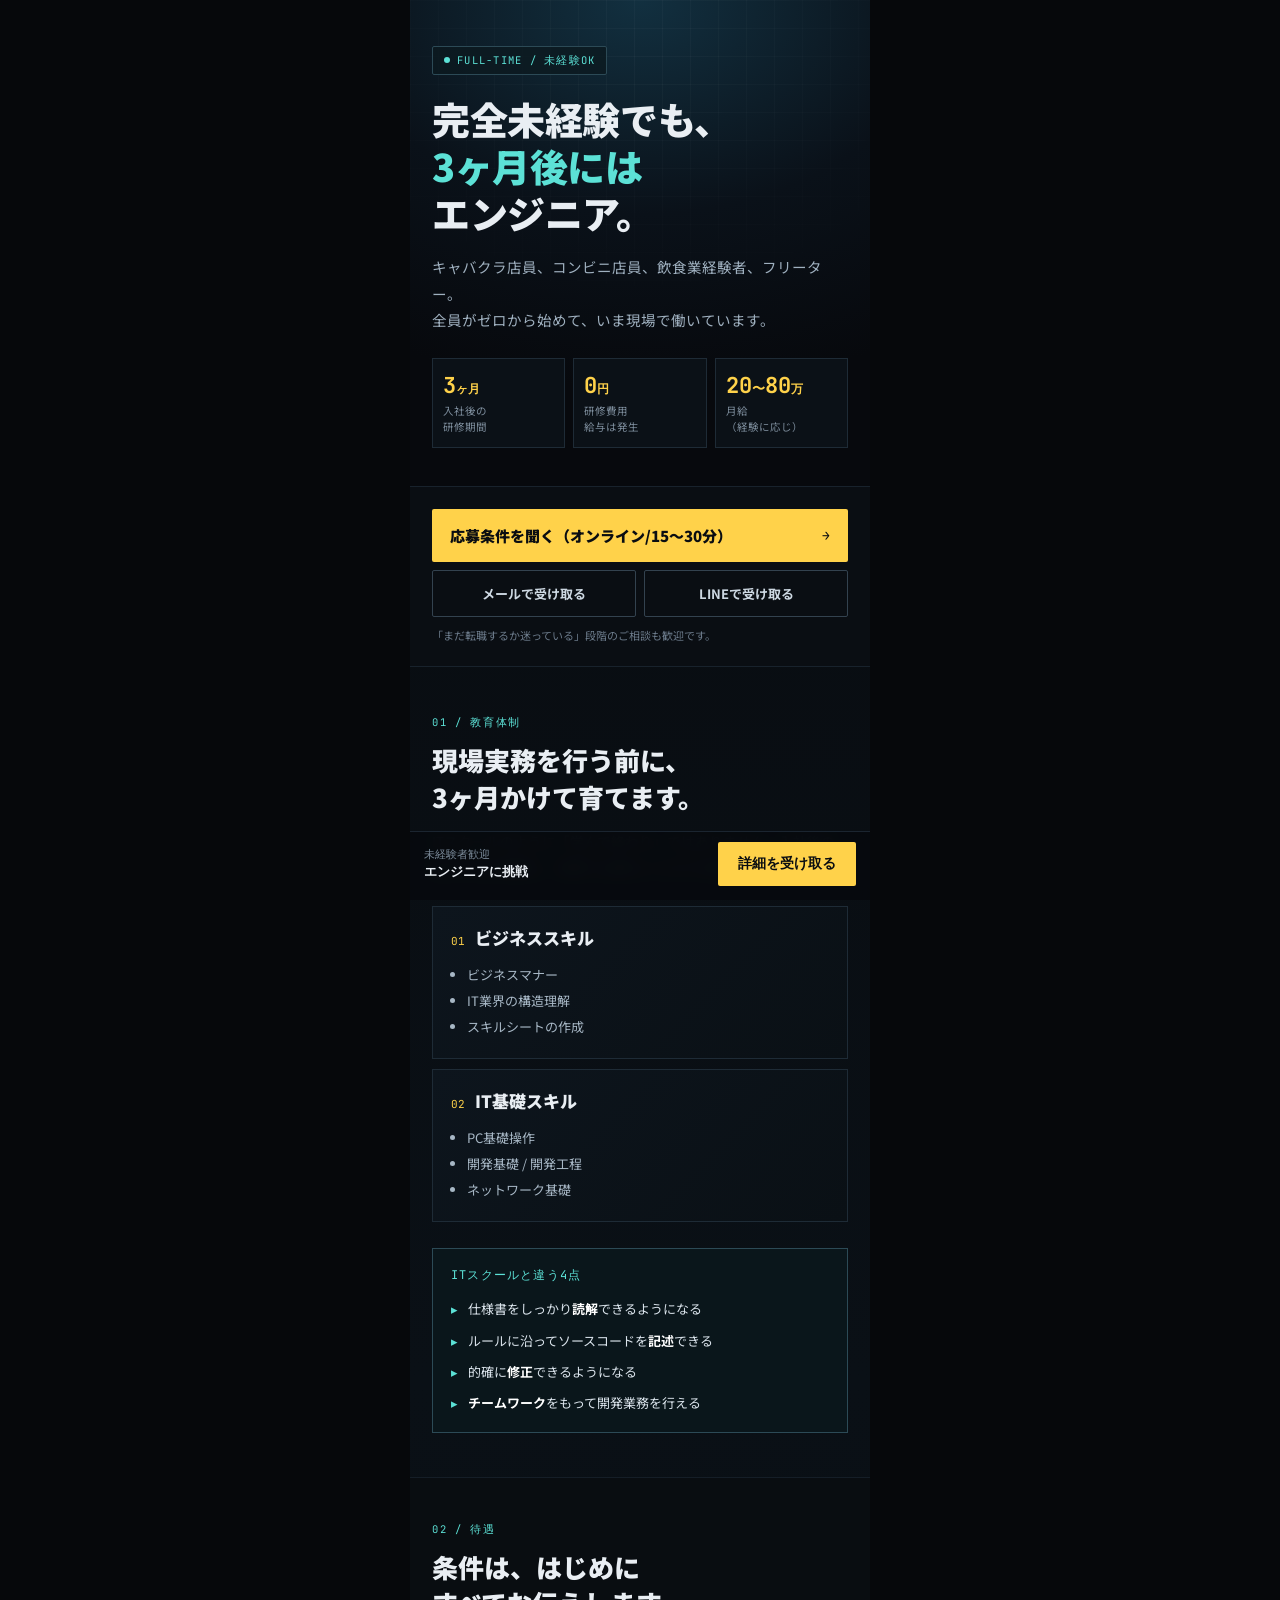
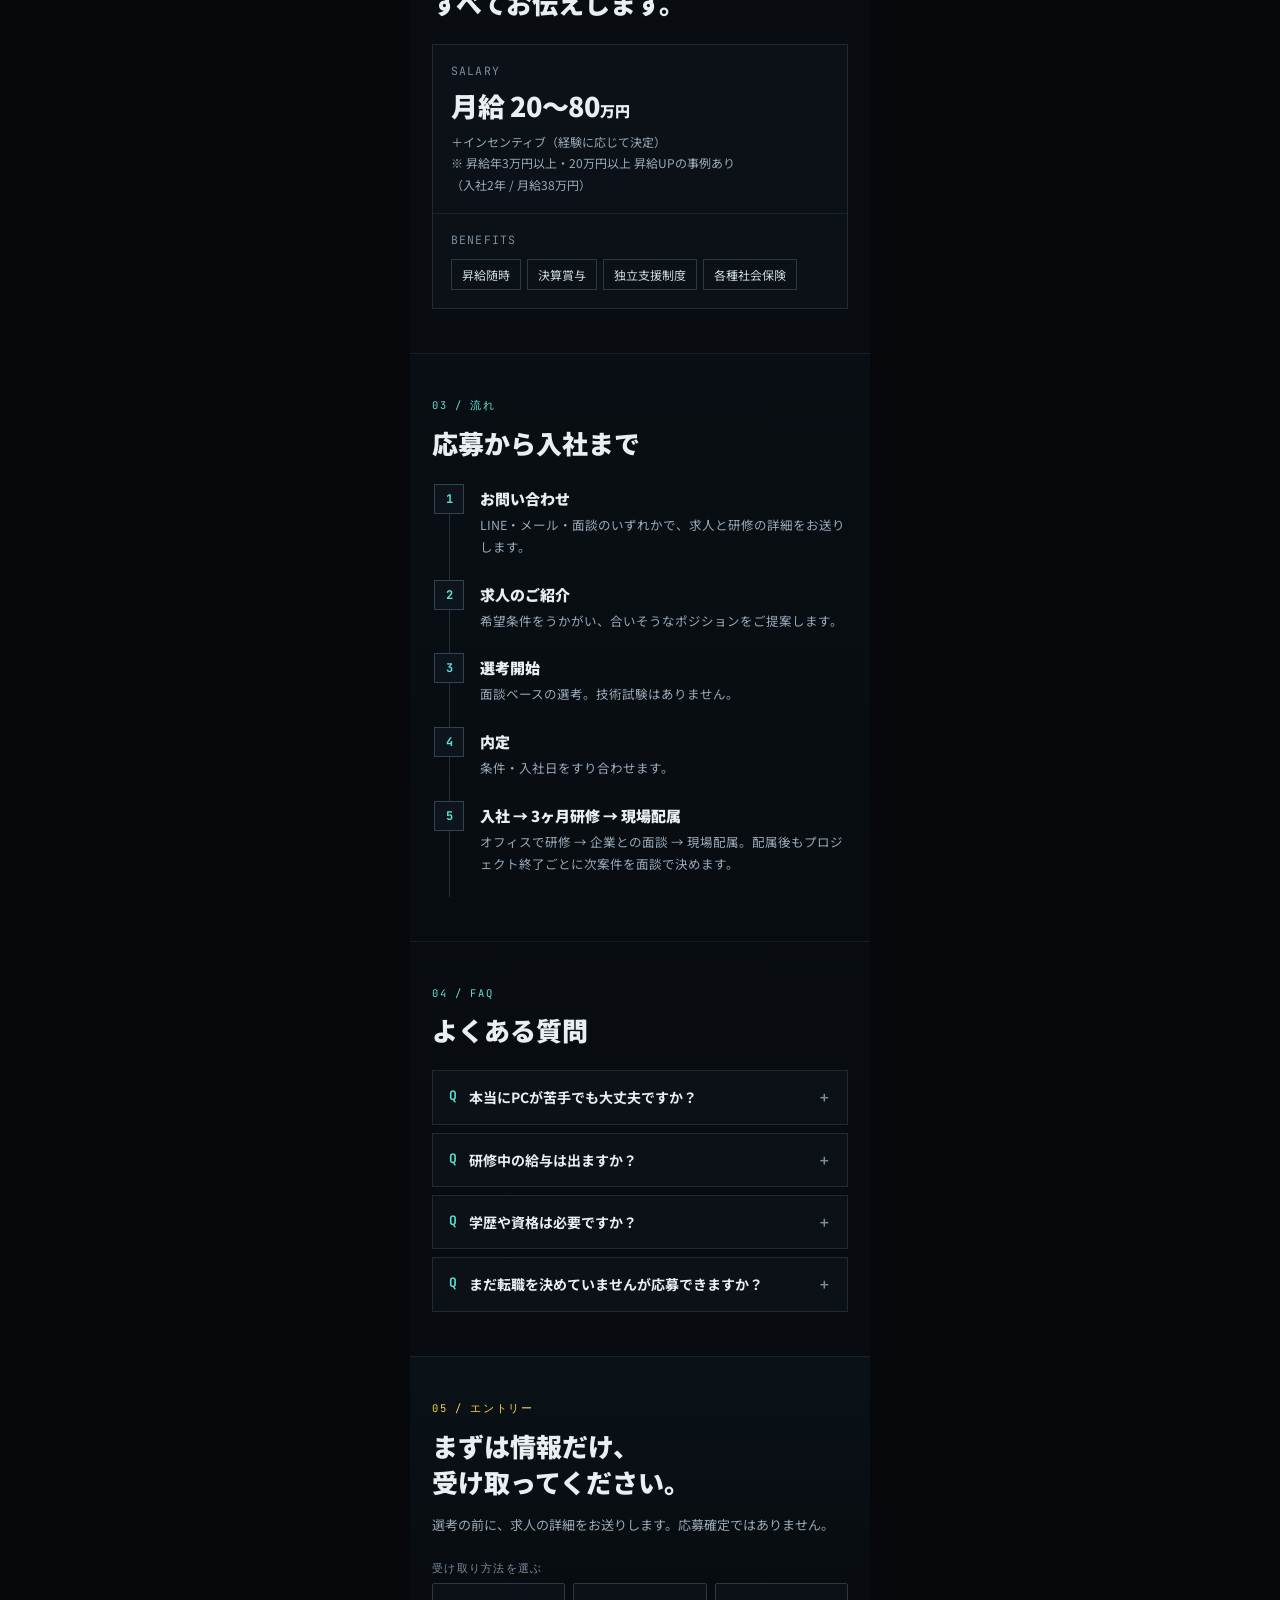
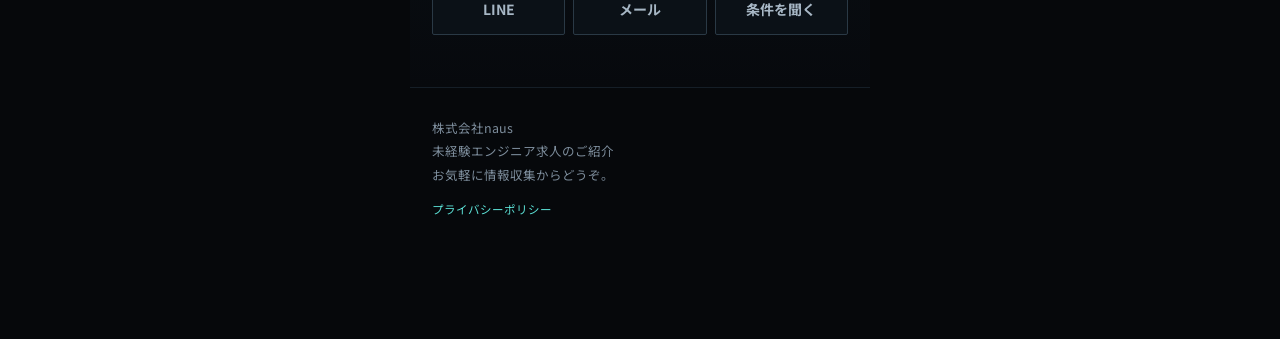
<file: index.html>
<!DOCTYPE html>
<html lang="ja">
<head>
<meta charset="utf-8" />
<!-- Google Tag Manager -->
<script>(function(w,d,s,l,i){w[l]=w[l]||[];w[l].push({'gtm.start':
new Date().getTime(),event:'gtm.js'});var f=d.getElementsByTagName(s)[0],
j=d.createElement(s),dl=l!='dataLayer'?'&l='+l:'';j.async=true;j.src=
'https://www.googletagmanager.com/gtm.js?id='+i+dl;f.parentNode.insertBefore(j,f);
})(window,document,'script','dataLayer','GTM-PGXVPQSF');</script>
<!-- End Google Tag Manager -->
<meta name="viewport" content="width=device-width, initial-scale=1" />
<title>未経験エンジニア求人｜株式会社naus</title>
<meta name="description" content="完全未経験でも、3ヶ月後にはエンジニア。全員がゼロから始めて、いま現場で働いています。" />
<link rel="preconnect" href="https://fonts.googleapis.com" />
<link rel="preconnect" href="https://fonts.gstatic.com" crossorigin="" />
<link href="https://fonts.googleapis.com/css2?family=Noto+Sans+JP:wght@400;500;700;900&family=JetBrains+Mono:wght@500;700&display=swap" rel="stylesheet" />
<link rel="stylesheet" href="/assets/booking/booking.css" />
<script src="/assets/booking/booking.js" defer></script>
<style>
  html, body { margin: 0; padding: 0; background: #06080b; }
  * { box-sizing: border-box; -webkit-tap-highlight-color: transparent; }
  a { color: #5ce1d6; text-decoration: none; }
  a:hover { color: #8af0e8; }
  input, button, textarea { font-family: inherit; }
  .fv-cta-sub { display: inline-block; }
  @media (max-width: 383.98px) { .fv-cta-sub { display: block; font-size: 12px; margin-top: 2px; } }
  @keyframes scanline { 0% { transform: translateY(-100%); } 100% { transform: translateY(400%); } }
  @keyframes pulseDot { 0%, 100% { opacity: 1; } 50% { opacity: 0.25; } }
  @keyframes sheetUp { from { transform: translateY(100%); } to { transform: translateY(0); } }
  .inp:focus { border-color: #5ce1d6; }
  [hidden] { display: none !important; }
</style>
</head>
<body>
<!-- Google Tag Manager (noscript) -->
<noscript><iframe src="https://www.googletagmanager.com/ns.html?id=GTM-PGXVPQSF"
height="0" width="0" style="display:none;visibility:hidden"></iframe></noscript>
<!-- End Google Tag Manager (noscript) -->
<div style="background: #06080b; color: #e9eef3; font-family: 'Noto Sans JP', sans-serif; min-height: 100vh; display: flex; justify-content: center; padding: 0 0 88px;">
<div style="width: 100%; max-width: 460px; position: relative; overflow: hidden; background: linear-gradient(180deg, #080b0f 0%, #0a1016 40%, #070a0e 100%);">

  <!-- ===== FV ===== -->
  <section style="position: relative; padding: 44px 22px 38px; background: radial-gradient(120% 80% at 50% 0%, #123040 0%, #0a1119 55%, #07090d 100%); overflow: hidden;">
    <div style="position: absolute; inset: 0; background-image: linear-gradient(#ffffff08 1px, transparent 1px), linear-gradient(90deg, #ffffff08 1px, transparent 1px); background-size: 28px 28px; mask-image: radial-gradient(80% 60% at 50% 10%, #000 0%, transparent 100%); -webkit-mask-image: radial-gradient(80% 60% at 50% 10%, #000 0%, transparent 100%);"></div>
    <div style="position: relative;">
      <div style="display: inline-flex; align-items: center; gap: 7px; border: 1px solid #2c4a56; background: #0c1a20cc; padding: 6px 11px; border-radius: 2px; font-family: 'JetBrains Mono', monospace; font-size: 10.5px; letter-spacing: 0.12em; color: #5ce1d6;">
        <span style="width: 6px; height: 6px; background: #5ce1d6; border-radius: 50%; animation: pulseDot 1.8s infinite;"></span>
        FULL-TIME / 未経験OK
      </div>
      <h1 style="margin: 20px 0 0; font-size: 38px; line-height: 1.24; font-weight: 900; letter-spacing: -0.01em; text-wrap: pretty;">
        完全未経験でも、<br />
        <span style="color: #5ce1d6;">3ヶ月後には</span><br />エンジニア。
      </h1>
      <p style="margin: 18px 0 0; font-size: 14.5px; line-height: 1.85; color: #9fb0bf;">
        キャバクラ店員、コンビニ店員、飲食業経験者、フリーター。<br />
        全員がゼロから始めて、いま現場で働いています。
      </p>
      <div style="display: flex; gap: 8px; margin: 24px 0 0;">
        <div style="flex: 1; border: 1px solid #1e2b36; background: #0b1117; padding: 12px 10px;">
          <div style="font-family: 'JetBrains Mono', monospace; font-size: 22px; font-weight: 700; color: #ffd24a;">3<span style="font-size: 12px;">ヶ月</span></div>
          <div style="font-size: 10.5px; color: #7d8d9c; margin-top: 3px; line-height: 1.5;">入社後の<br />研修期間</div>
        </div>
        <div style="flex: 1; border: 1px solid #1e2b36; background: #0b1117; padding: 12px 10px;">
          <div style="font-family: 'JetBrains Mono', monospace; font-size: 22px; font-weight: 700; color: #ffd24a;">0<span style="font-size: 12px;">円</span></div>
          <div style="font-size: 10.5px; color: #7d8d9c; margin-top: 3px; line-height: 1.5;">研修費用<br />給与は発生</div>
        </div>
        <div style="flex: 1; border: 1px solid #1e2b36; background: #0b1117; padding: 12px 10px;">
          <div style="font-family: 'JetBrains Mono', monospace; font-size: 22px; font-weight: 700; color: #ffd24a;">20<span style="font-size: 13px;">〜</span>80<span style="font-size: 12px;">万</span></div>
          <div style="font-size: 10.5px; color: #7d8d9c; margin-top: 3px; line-height: 1.5;">月給<br />（経験に応じ）</div>
        </div>
      </div>
    </div>
  </section>

  <!-- ===== FV直下CTA ===== -->
  <div style="display: grid; gap: 8px; padding: 22px; background: #0a0e13; border-top: 1px solid #18222c; border-bottom: 1px solid #18222c;">
    <a href="https://calendar.app.google/QHcVtt3HSc3vjNwj9" target="_blank" rel="noopener" data-cta-location="fv" style="display: flex; align-items: center; justify-content: space-between; width: 100%; border: 0; background: #ffd24a; color: #0a0d11; font-weight: 900; font-size: 15px; padding: 16px 18px; border-radius: 2px; cursor: pointer;">
      <span class="fv-cta-label">応募条件を聞く<span class="fv-cta-sub">（オンライン/15〜30分）</span></span>
      <span style="font-family: 'JetBrains Mono', monospace; font-size: 13px;">→</span>
    </a>
    <div style="display: flex; gap: 8px;">
      <a href="#form" id="open-mail-top" style="flex: 1; display: flex; align-items: center; justify-content: center; border: 1px solid #33424f; color: #cdd8e2; font-weight: 700; font-size: 13px; padding: 13px 10px; border-radius: 2px;">メールで受け取る</a>
      <button type="button" data-open-line style="flex: 1; display: flex; align-items: center; justify-content: center; border: 1px solid #33424f; background: transparent; color: #cdd8e2; font-weight: 700; font-size: 13px; padding: 13px 10px; border-radius: 2px; cursor: pointer;">LINEで受け取る</button>
    </div>
    <p style="margin: 2px 0 0; font-size: 11px; color: #6b7a8a; line-height: 1.6;">「まだ転職するか迷っている」段階のご相談も歓迎です。</p>
  </div>

  <!-- ===== 01 教育体制 ===== -->
  <section style="padding: 48px 22px 44px;">
    <div style="font-family: 'JetBrains Mono', monospace; font-size: 10.5px; letter-spacing: 0.16em; color: #5ce1d6;">01 / 教育体制</div>
    <h2 style="margin: 12px 0 0; font-size: 26px; line-height: 1.4; font-weight: 900;">現場実務を行う前に、<br />3ヶ月かけて育てます。</h2>
    <p style="margin: 14px 0 0; font-size: 13.5px; line-height: 1.9; color: #98a9b8;">ITスクールのように「学んで終わり」ではありません。入社後の給与が出る期間に、実務で必要なことだけを教えます。</p>

    <div style="display: grid; gap: 10px; margin: 26px 0 0;">
      <div style="border: 1px solid #1e2b36; background: linear-gradient(135deg, #0d151d 0%, #0a1015 100%); padding: 18px;">
        <div style="display: flex; align-items: baseline; gap: 10px;">
          <span style="font-family: 'JetBrains Mono', monospace; font-size: 11px; color: #ffd24a;">01</span>
          <h3 style="margin: 0; font-size: 17px; font-weight: 900;">ビジネススキル</h3>
        </div>
        <ul style="margin: 12px 0 0; padding: 0 0 0 16px; font-size: 13px; line-height: 2; color: #a7b7c5;">
          <li>ビジネスマナー</li>
          <li>IT業界の構造理解</li>
          <li>スキルシートの作成</li>
        </ul>
      </div>
      <div style="border: 1px solid #1e2b36; background: linear-gradient(135deg, #0d151d 0%, #0a1015 100%); padding: 18px;">
        <div style="display: flex; align-items: baseline; gap: 10px;">
          <span style="font-family: 'JetBrains Mono', monospace; font-size: 11px; color: #ffd24a;">02</span>
          <h3 style="margin: 0; font-size: 17px; font-weight: 900;">IT基礎スキル</h3>
        </div>
        <ul style="margin: 12px 0 0; padding: 0 0 0 16px; font-size: 13px; line-height: 2; color: #a7b7c5;">
          <li>PC基礎操作</li>
          <li>開発基礎 / 開発工程</li>
          <li>ネットワーク基礎</li>
        </ul>
      </div>
    </div>

    <div style="margin: 26px 0 0; border: 1px solid #2c4a56; background: #0a161b; padding: 18px;">
      <div style="font-size: 12px; font-family: 'JetBrains Mono', monospace; letter-spacing: 0.1em; color: #5ce1d6;">ITスクールと違う4点</div>
      <div style="display: grid; gap: 9px; margin: 14px 0 0;">
        <div style="display: flex; gap: 10px; font-size: 13px; line-height: 1.7; color: #dbe4ec;"><span style="color: #5ce1d6;">▸</span><span>仕様書をしっかり<strong style="color:#fff;">読解</strong>できるようになる</span></div>
        <div style="display: flex; gap: 10px; font-size: 13px; line-height: 1.7; color: #dbe4ec;"><span style="color: #5ce1d6;">▸</span><span>ルールに沿ってソースコードを<strong style="color:#fff;">記述</strong>できる</span></div>
        <div style="display: flex; gap: 10px; font-size: 13px; line-height: 1.7; color: #dbe4ec;"><span style="color: #5ce1d6;">▸</span><span>的確に<strong style="color:#fff;">修正</strong>できるようになる</span></div>
        <div style="display: flex; gap: 10px; font-size: 13px; line-height: 1.7; color: #dbe4ec;"><span style="color: #5ce1d6;">▸</span><span><strong style="color:#fff;">チームワーク</strong>をもって開発業務を行える</span></div>
      </div>
    </div>
  </section>

  <!-- ===== 02 待遇 ===== -->
  <section style="padding: 44px 22px; background: #090d11; border-top: 1px solid #151e27;">
    <div style="font-family: 'JetBrains Mono', monospace; font-size: 10.5px; letter-spacing: 0.16em; color: #5ce1d6;">02 / 待遇</div>
    <h2 style="margin: 12px 0 22px; font-size: 26px; line-height: 1.4; font-weight: 900;">条件は、はじめに<br />すべてお伝えします。</h2>
    <div style="border: 1px solid #1e2b36; background: #0b1117;">
      <div style="padding: 18px; border-bottom: 1px solid #1a242e;">
        <div style="font-size: 11.5px; font-family: 'JetBrains Mono', monospace; letter-spacing: 0.1em; color: #7d8d9c;">SALARY</div>
        <div style="margin: 8px 0 0; font-size: 27px; font-weight: 900; letter-spacing: -0.01em;">月給 20〜80<span style="font-size: 15px;">万円</span></div>
        <div style="margin: 6px 0 0; font-size: 12px; line-height: 1.8; color: #98a9b8;">＋インセンティブ（経験に応じて決定）<br />※ 昇給年3万円以上・20万円以上 昇給UPの事例あり<br />（入社2年 / 月給38万円）</div>
      </div>
      <div style="padding: 18px;">
        <div style="font-size: 11.5px; font-family: 'JetBrains Mono', monospace; letter-spacing: 0.1em; color: #7d8d9c;">BENEFITS</div>
        <div style="display: flex; flex-wrap: wrap; gap: 6px; margin: 12px 0 0;">
          <span style="border: 1px solid #2a3945; font-size: 12px; padding: 6px 10px; color: #cdd8e2;">昇給随時</span>
          <span style="border: 1px solid #2a3945; font-size: 12px; padding: 6px 10px; color: #cdd8e2;">決算賞与</span>
          <span style="border: 1px solid #2a3945; font-size: 12px; padding: 6px 10px; color: #cdd8e2;">独立支援制度</span>
          <span style="border: 1px solid #2a3945; font-size: 12px; padding: 6px 10px; color: #cdd8e2;">各種社会保険</span>
        </div>
      </div>
    </div>
  </section>

  <!-- ===== 03 流れ ===== -->
  <section style="padding: 44px 22px; border-top: 1px solid #151e27; border-bottom: 1px solid #151e27;">
    <div style="font-family: 'JetBrains Mono', monospace; font-size: 10.5px; letter-spacing: 0.16em; color: #5ce1d6;">03 / 流れ</div>
    <h2 style="margin: 12px 0 22px; font-size: 26px; line-height: 1.4; font-weight: 900;">応募から入社まで</h2>
    <div style="display: grid; gap: 0;">
      <div style="display: flex; gap: 14px;">
        <div style="flex: none; width: 34px; display: flex; flex-direction: column; align-items: center;">
          <div style="width: 30px; height: 30px; border: 1px solid #33424f; background: #0d141b; display: flex; align-items: center; justify-content: center; font-family: 'JetBrains Mono', monospace; font-size: 12px; font-weight: 700; color: #5ce1d6;">1</div>
          <div style="flex: 1; width: 1px; background: #23303c; min-height: 18px;"></div>
        </div>
        <div style="padding: 4px 0 22px;">
          <div style="font-size: 15px; font-weight: 900;">お問い合わせ</div>
          <div style="margin: 5px 0 0; font-size: 12.5px; line-height: 1.75; color: #98a9b8;">LINE・メール・面談のいずれかで、求人と研修の詳細をお送りします。</div>
        </div>
      </div>
      <div style="display: flex; gap: 14px;">
        <div style="flex: none; width: 34px; display: flex; flex-direction: column; align-items: center;">
          <div style="width: 30px; height: 30px; border: 1px solid #33424f; background: #0d141b; display: flex; align-items: center; justify-content: center; font-family: 'JetBrains Mono', monospace; font-size: 12px; font-weight: 700; color: #5ce1d6;">2</div>
          <div style="flex: 1; width: 1px; background: #23303c; min-height: 18px;"></div>
        </div>
        <div style="padding: 4px 0 22px;">
          <div style="font-size: 15px; font-weight: 900;">求人のご紹介</div>
          <div style="margin: 5px 0 0; font-size: 12.5px; line-height: 1.75; color: #98a9b8;">希望条件をうかがい、合いそうなポジションをご提案します。</div>
        </div>
      </div>
      <div style="display: flex; gap: 14px;">
        <div style="flex: none; width: 34px; display: flex; flex-direction: column; align-items: center;">
          <div style="width: 30px; height: 30px; border: 1px solid #33424f; background: #0d141b; display: flex; align-items: center; justify-content: center; font-family: 'JetBrains Mono', monospace; font-size: 12px; font-weight: 700; color: #5ce1d6;">3</div>
          <div style="flex: 1; width: 1px; background: #23303c; min-height: 18px;"></div>
        </div>
        <div style="padding: 4px 0 22px;">
          <div style="font-size: 15px; font-weight: 900;">選考開始</div>
          <div style="margin: 5px 0 0; font-size: 12.5px; line-height: 1.75; color: #98a9b8;">面談ベースの選考。技術試験はありません。</div>
        </div>
      </div>
      <div style="display: flex; gap: 14px;">
        <div style="flex: none; width: 34px; display: flex; flex-direction: column; align-items: center;">
          <div style="width: 30px; height: 30px; border: 1px solid #33424f; background: #0d141b; display: flex; align-items: center; justify-content: center; font-family: 'JetBrains Mono', monospace; font-size: 12px; font-weight: 700; color: #5ce1d6;">4</div>
          <div style="flex: 1; width: 1px; background: #23303c; min-height: 18px;"></div>
        </div>
        <div style="padding: 4px 0 22px;">
          <div style="font-size: 15px; font-weight: 900;">内定</div>
          <div style="margin: 5px 0 0; font-size: 12.5px; line-height: 1.75; color: #98a9b8;">条件・入社日をすり合わせます。</div>
        </div>
      </div>
      <div style="display: flex; gap: 14px;">
        <div style="flex: none; width: 34px; display: flex; flex-direction: column; align-items: center;">
          <div style="width: 30px; height: 30px; border: 1px solid #33424f; background: #0d141b; display: flex; align-items: center; justify-content: center; font-family: 'JetBrains Mono', monospace; font-size: 12px; font-weight: 700; color: #5ce1d6;">5</div>
          <div style="flex: 1; width: 1px; background: #23303c; min-height: 18px;"></div>
        </div>
        <div style="padding: 4px 0 22px;">
          <div style="font-size: 15px; font-weight: 900;">入社 → 3ヶ月研修 → 現場配属</div>
          <div style="margin: 5px 0 0; font-size: 12.5px; line-height: 1.75; color: #98a9b8;">オフィスで研修 → 企業との面談 → 現場配属。配属後もプロジェクト終了ごとに次案件を面談で決めます。</div>
        </div>
      </div>
    </div>
  </section>

  <!-- ===== 04 FAQ ===== -->
  <section style="padding: 44px 22px;">
    <div style="font-family: 'JetBrains Mono', monospace; font-size: 10.5px; letter-spacing: 0.16em; color: #5ce1d6;">04 / FAQ</div>
    <h2 style="margin: 12px 0 22px; font-size: 26px; line-height: 1.4; font-weight: 900;">よくある質問</h2>
    <div style="display: grid; gap: 8px;">
      <div data-faq style="border: 1px solid #1e2b36; background: #0b1117;">
        <button type="button" data-faq-toggle aria-expanded="false" style="width: 100%; display: flex; gap: 12px; align-items: flex-start; text-align: left; background: none; border: 0; padding: 15px 16px; color: #e9eef3; font-size: 14px; font-weight: 700; line-height: 1.6; cursor: pointer;">
          <span style="font-family: 'JetBrains Mono', monospace; color: #5ce1d6; font-size: 13px; flex: none;">Q</span>
          <span style="flex: 1;">本当にPCが苦手でも大丈夫ですか？</span>
          <span data-faq-mark style="font-family: 'JetBrains Mono', monospace; color: #7d8d9c; flex: none;">＋</span>
        </button>
        <div data-faq-body hidden style="margin: 0 16px 16px 44px; padding: 14px 0 0; border-top: 1px solid #16202a; font-size: 13px; line-height: 1.9; color: #a7b7c5;">大丈夫です。研修はPCの基本操作から始めます。前職がキャバクラ店員・コンビニ店員・飲食業経験者など、業務でPCを使っていなかった方の採用実績が多数あります。</div>
      </div>
      <div data-faq style="border: 1px solid #1e2b36; background: #0b1117;">
        <button type="button" data-faq-toggle aria-expanded="false" style="width: 100%; display: flex; gap: 12px; align-items: flex-start; text-align: left; background: none; border: 0; padding: 15px 16px; color: #e9eef3; font-size: 14px; font-weight: 700; line-height: 1.6; cursor: pointer;">
          <span style="font-family: 'JetBrains Mono', monospace; color: #5ce1d6; font-size: 13px; flex: none;">Q</span>
          <span style="flex: 1;">研修中の給与は出ますか？</span>
          <span data-faq-mark style="font-family: 'JetBrains Mono', monospace; color: #7d8d9c; flex: none;">＋</span>
        </button>
        <div data-faq-body hidden style="margin: 0 16px 16px 44px; padding: 14px 0 0; border-top: 1px solid #16202a; font-size: 13px; line-height: 1.9; color: #a7b7c5;">出ます。入社後の3ヶ月間の研修も勤務扱いです。研修費用のご負担もありません。</div>
      </div>
      <div data-faq style="border: 1px solid #1e2b36; background: #0b1117;">
        <button type="button" data-faq-toggle aria-expanded="false" style="width: 100%; display: flex; gap: 12px; align-items: flex-start; text-align: left; background: none; border: 0; padding: 15px 16px; color: #e9eef3; font-size: 14px; font-weight: 700; line-height: 1.6; cursor: pointer;">
          <span style="font-family: 'JetBrains Mono', monospace; color: #5ce1d6; font-size: 13px; flex: none;">Q</span>
          <span style="flex: 1;">学歴や資格は必要ですか？</span>
          <span data-faq-mark style="font-family: 'JetBrains Mono', monospace; color: #7d8d9c; flex: none;">＋</span>
        </button>
        <div data-faq-body hidden style="margin: 0 16px 16px 44px; padding: 14px 0 0; border-top: 1px solid #16202a; font-size: 13px; line-height: 1.9; color: #a7b7c5;">必要ありません。必須スキルも設けていません。「モノ創りをしたい」「稼ぎたい」「安定した職に就きたい」という意思を重視します。</div>
      </div>
      <div data-faq style="border: 1px solid #1e2b36; background: #0b1117;">
        <button type="button" data-faq-toggle aria-expanded="false" style="width: 100%; display: flex; gap: 12px; align-items: flex-start; text-align: left; background: none; border: 0; padding: 15px 16px; color: #e9eef3; font-size: 14px; font-weight: 700; line-height: 1.6; cursor: pointer;">
          <span style="font-family: 'JetBrains Mono', monospace; color: #5ce1d6; font-size: 13px; flex: none;">Q</span>
          <span style="flex: 1;">まだ転職を決めていませんが応募できますか？</span>
          <span data-faq-mark style="font-family: 'JetBrains Mono', monospace; color: #7d8d9c; flex: none;">＋</span>
        </button>
        <div data-faq-body hidden style="margin: 0 16px 16px 44px; padding: 14px 0 0; border-top: 1px solid #16202a; font-size: 13px; line-height: 1.9; color: #a7b7c5;">はい。情報収集だけの段階でも歓迎です。LINE・メールで資料をお送りするだけの対応も可能です。</div>
      </div>
    </div>
  </section>

  <!-- ===== 05 エントリー ===== -->
  <section id="form" style="padding: 44px 22px 52px; background: linear-gradient(180deg, #0a1218 0%, #07090d 100%); border-top: 1px solid #18222c;">
    <div style="font-family: 'JetBrains Mono', monospace; font-size: 10.5px; letter-spacing: 0.16em; color: #ffd24a;">05 / エントリー</div>
    <h2 style="margin: 12px 0 0; font-size: 26px; line-height: 1.4; font-weight: 900;">まずは情報だけ、<br />受け取ってください。</h2>
    <p style="margin: 12px 0 24px; font-size: 13px; line-height: 1.85; color: #98a9b8;">選考の前に、求人の詳細をお送りします。応募確定ではありません。</p>

    <div id="entry-sent" hidden style="border: 1px solid #2c4a56; background: #0a161b; padding: 26px 20px; text-align: center;">
      <div style="font-size: 18px; font-weight: 900; color: #5ce1d6;">送信しました</div>
      <p style="margin: 10px 0 0; font-size: 13px; line-height: 1.8; color: #a7b7c5;">担当より1営業日以内にご連絡します。<br />最後までお読みいただきありがとうございました。</p>
    </div>

    <div id="entry-choose" style="display: grid; gap: 16px;">
      <div>
        <label style="display: block; font-family: 'JetBrains Mono', monospace; font-size: 10.5px; letter-spacing: 0.12em; color: #7d8d9c; margin-bottom: 7px;">受け取り方法を選ぶ</label>
        <div style="display: flex; gap: 8px;">
          <button type="button" data-open-line style="flex: 1; border: 1px solid #2a3945; background: #0b1117; color: #a7b7c5; font-size: 14px; font-weight: 700; padding: 15px 0; border-radius: 2px; cursor: pointer;">LINE</button>
          <button type="button" id="pick-mail" style="flex:1;padding:15px 0;border:1px solid #2a3945;background:#0b1117;color:#a7b7c5;font-size:14px;font-weight:700;border-radius:2px;cursor:pointer;">メール</button>
          <a href="https://calendar.app.google/QHcVtt3HSc3vjNwj9" target="_blank" rel="noopener" data-cta-location="entry" style="flex: 1; display: flex; align-items: center; justify-content: center; border: 1px solid #2a3945; background: #0b1117; color: #a7b7c5; font-size: 14px; font-weight: 700; padding: 15px 0; border-radius: 2px;">条件を聞く</a>
        </div>
      </div>
      <form id="mail-form" name="recruit-entry" method="POST" data-netlify="true" data-netlify-honeypot="bot-field" hidden style="display: grid; gap: 16px;">
        <input type="hidden" name="form-name" value="recruit-entry" />
        <div hidden><label>bot-field <input name="bot-field" /></label></div>
        <div>
          <label for="entry-name" style="display: block; font-family: 'JetBrains Mono', monospace; font-size: 10.5px; letter-spacing: 0.12em; color: #7d8d9c; margin-bottom: 7px;">氏名</label>
          <input class="inp" id="entry-name" name="name" type="text" required placeholder="山田 太郎" style="width: 100%; background: #0b1117; border: 1px solid #2a3945; color: #e9eef3; font-size: 15px; padding: 14px 14px; border-radius: 2px; outline: none;" />
        </div>
        <div>
          <label for="entry-email" style="display: block; font-family: 'JetBrains Mono', monospace; font-size: 10.5px; letter-spacing: 0.12em; color: #7d8d9c; margin-bottom: 7px;">メールアドレス</label>
          <input class="inp" id="entry-email" name="email" type="email" required placeholder="you@example.com" style="width: 100%; background: #0b1117; border: 1px solid #2a3945; color: #e9eef3; font-size: 15px; padding: 14px 14px; border-radius: 2px; outline: none;" />
        </div>
        <input type="hidden" name="consent" value="同意する" />
        <button type="button" id="agree-toggle" role="checkbox" aria-checked="false" style="display: flex; gap: 10px; align-items: center; background: none; border: 0; padding: 0; cursor: pointer; text-align: left;">
          <span id="agree-box" style="flex:none;width:22px;height:22px;display:flex;align-items:center;justify-content:center;border:1px solid #3a4a58;background:#0b1117;color:#5ce1d6;font-size:13px;font-weight:700;border-radius:2px;"></span>
          <span style="font-size: 12.5px; color: #a7b7c5; line-height: 1.6;"><a href="https://www.naus.co.jp/2" target="_blank" rel="noopener">プライバシーポリシー</a>に同意する</span>
        </button>
        <button type="submit" id="mail-submit" disabled style="width:100%;padding:17px 0;border:0;border-radius:2px;font-size:15.5px;font-weight:900;cursor:not-allowed;background:#26313b;color:#68788a;">メールで詳細を受け取る</button>
        <p id="mail-error" hidden style="margin: 0; font-size: 12.5px; line-height: 1.7; color: #ff8f7a;">送信できませんでした。通信環境をご確認のうえ、もう一度お試しください。</p>
      </form>
    </div>
  </section>

  <!-- ===== フッター ===== -->
  <footer style="padding: 28px 22px 34px; border-top: 1px solid #151e27; background: #06080b;">
    <div style="font-size: 12.5px; line-height: 1.9; color: #7d8d9c;">株式会社naus<br />未経験エンジニア求人のご紹介<br />お気軽に情報収集からどうぞ。</div>
    <div style="display: flex; gap: 14px; margin: 14px 0 0; font-size: 11.5px;"><a href="https://www.naus.co.jp/2" target="_blank" rel="noopener">プライバシーポリシー</a></div>
  </footer>

</div>
</div>

<!-- ===== LINEモーダル ===== -->
<div id="line-modal" hidden role="dialog" aria-modal="true" aria-label="LINEで受け取る" style="position: fixed; inset: 0; z-index: 100; background: #04060899; backdrop-filter: blur(4px); -webkit-backdrop-filter: blur(4px); display: flex; align-items: flex-end; justify-content: center;">
  <div style="width: 100%; max-width: 460px; background: #0b1117; border-top: 1px solid #2c4a56; padding: 24px 22px 28px; animation: sheetUp 0.24s ease-out;">
    <div style="display: flex; align-items: center; gap: 10px;">
      <div style="font-family: 'JetBrains Mono', monospace; font-size: 10.5px; letter-spacing: 0.14em; color: #5ce1d6;">LINEで受け取る</div>
      <button type="button" data-close-line aria-label="閉じる" style="margin-left: auto; background: none; border: 1px solid #2a3945; color: #98a9b8; width: 30px; height: 30px; border-radius: 2px; cursor: pointer; font-size: 14px;">✕</button>
    </div>
    <h3 style="margin: 14px 0 0; font-size: 20px; font-weight: 900; line-height: 1.45;">友だち追加後、<br /><span style="color: #ffd24a;">「求人を見た」</span>と送信してください。</h3>
    <p style="margin: 10px 0 0; font-size: 12.5px; line-height: 1.8; color: #98a9b8;">このメッセージが担当への合図になります。送信いただき次第、求人の詳細をお送りします。</p>
    <div style="display: flex; gap: 8px; align-items: center; margin: 18px 0 0; border: 1px solid #2a3945; background: #070b0f; padding: 12px 14px;">
      <span style="flex: 1; font-size: 15px; font-weight: 700; color: #e9eef3;">求人を見た</span>
      <button type="button" id="copy-phrase" style="flex: none; border: 1px solid #33424f; background: #101820; color: #cdd8e2; font-size: 12px; font-weight: 700; padding: 8px 12px; border-radius: 2px; cursor: pointer;">コピー</button>
    </div>
    <a href="https://line.me/R/oaMessage/%40062pxuij/?%E6%B1%82%E4%BA%BA%E3%82%92%E8%A6%8B%E3%81%9F" target="_blank" rel="noopener" data-close-line style="display: flex; align-items: center; justify-content: center; gap: 8px; margin: 14px 0 0; background: #ffd24a; color: #0a0d11; font-weight: 900; font-size: 15.5px; padding: 17px 0; border-radius: 2px;">LINEを開く</a>
    <p style="margin: 12px 0 0; font-family: 'JetBrains Mono', monospace; font-size: 10px; line-height: 1.7; color: #5d6d7c;">LINEアプリが開きます / 24時間受付</p>
  </div>
</div>

<!-- ===== 下部固定CTA ===== -->
<div style="position: fixed; bottom: 0; left: 0; right: 0; z-index: 50; display: flex; justify-content: center; pointer-events: none;">
  <div style="width: 100%; max-width: 460px; padding: 10px 14px 14px; background: #070a0ef2; border-top: 1px solid #1b2530; backdrop-filter: blur(8px); -webkit-backdrop-filter: blur(8px); pointer-events: auto; display: flex; gap: 8px; align-items: center;">
    <div style="flex: 1; min-width: 0;">
      <div style="font-size: 11px; color: #7d8d9c; line-height: 1.4;">未経験者歓迎</div>
      <div style="font-size: 13px; font-weight: 900; color: #e9eef3;">エンジニアに挑戦</div>
    </div>
    <button type="button" data-open-line style="flex: none; border: 0; background: #ffd24a; color: #0a0d11; font-weight: 900; font-size: 14px; padding: 13px 20px; border-radius: 2px; cursor: pointer;">詳細を受け取る</button>
  </div>
</div>

<!-- 予約完了の通知フォーム(画面には出さない。送信は /assets/booking/booking.js から行う) -->
<form name="booking-notify" data-netlify="true" data-netlify-honeypot="bot-field" hidden>
  <input type="hidden" name="form-name" value="booking-notify" />
  <input name="bot-field" />
  <input name="datetime" />
  <input name="name" />
  <input name="email" />
  <input name="source" />
  <input name="meet_url" />
</form>

<script>
(function () {
  var $ = function (id) { return document.getElementById(id); };

  /* FAQ: 複数同時展開可 */
  Array.prototype.forEach.call(document.querySelectorAll('[data-faq-toggle]'), function (btn) {
    btn.addEventListener('click', function () {
      var item = btn.parentNode;
      var body = item.querySelector('[data-faq-body]');
      var mark = btn.querySelector('[data-faq-mark]');
      var willOpen = body.hidden;
      body.hidden = !willOpen;
      mark.textContent = willOpen ? '−' : '＋';
      btn.setAttribute('aria-expanded', willOpen ? 'true' : 'false');
    });
  });

  /* 受け取り方法: メールを選ぶとフォームを表示 */
  var MAIL_ON = 'flex:1;padding:15px 0;border:1px solid #5ce1d6;background:#0e2229;color:#5ce1d6;font-size:14px;font-weight:700;border-radius:2px;cursor:pointer;';
  var pickMail = $('pick-mail');
  var mailForm = $('mail-form');
  var openMailForm = function () {
    pickMail.style.cssText = MAIL_ON;
    mailForm.hidden = false;
  };
  pickMail.addEventListener('click', openMailForm);
  $('open-mail-top').addEventListener('click', openMailForm);

  /* 同意チェック */
  var BOX_ON = 'flex:none;width:22px;height:22px;display:flex;align-items:center;justify-content:center;border:1px solid #5ce1d6;background:#0e2229;color:#5ce1d6;font-size:13px;font-weight:700;border-radius:2px;';
  var BOX_OFF = 'flex:none;width:22px;height:22px;display:flex;align-items:center;justify-content:center;border:1px solid #3a4a58;background:#0b1117;color:#5ce1d6;font-size:13px;font-weight:700;border-radius:2px;';
  var SUBMIT_ON = 'width:100%;padding:17px 0;border:0;border-radius:2px;font-size:15.5px;font-weight:900;cursor:pointer;background:#ffd24a;color:#0a0d11;';
  var SUBMIT_OFF = 'width:100%;padding:17px 0;border:0;border-radius:2px;font-size:15.5px;font-weight:900;cursor:not-allowed;background:#26313b;color:#68788a;';
  var agree = false;
  var agreeToggle = $('agree-toggle');
  var agreeBox = $('agree-box');
  var submitBtn = $('mail-submit');
  agreeToggle.addEventListener('click', function () {
    agree = !agree;
    agreeBox.style.cssText = agree ? BOX_ON : BOX_OFF;
    agreeBox.textContent = agree ? '✓' : '';
    agreeToggle.setAttribute('aria-checked', agree ? 'true' : 'false');
    submitBtn.style.cssText = agree ? SUBMIT_ON : SUBMIT_OFF;
    submitBtn.disabled = !agree;
  });

  /* 送信: ページ遷移せずインラインで「送信しました」に切り替える */
  var errEl = $('mail-error');
  mailForm.addEventListener('submit', function (e) {
    e.preventDefault();
    if (!agree) { return; }
    errEl.hidden = true;
    submitBtn.disabled = true;
    var body = new URLSearchParams(new FormData(mailForm)).toString();
    fetch('/', {
      method: 'POST',
      headers: { 'Content-Type': 'application/x-www-form-urlencoded' },
      body: body
    }).then(function (res) {
      if (!res.ok) { throw new Error('failed'); }
      $('entry-choose').hidden = true;
      $('entry-sent').hidden = false;
    })['catch'](function () {
      errEl.hidden = false;
      submitBtn.disabled = false;
    });
  });

  /* LINEモーダル */
  var modal = $('line-modal');
  var copyBtn = $('copy-phrase');
  Array.prototype.forEach.call(document.querySelectorAll('[data-open-line]'), function (btn) {
    btn.addEventListener('click', function () {
      modal.hidden = false;
      copyBtn.textContent = 'コピー';
    });
  });
  Array.prototype.forEach.call(document.querySelectorAll('[data-close-line]'), function (el) {
    el.addEventListener('click', function () { modal.hidden = true; });
  });
  copyBtn.addEventListener('click', function () {
    try { navigator.clipboard.writeText('求人を見た'); } catch (err) {}
    copyBtn.textContent = 'コピー済';
  });
})();
</script>
</body>
</html>
</file>
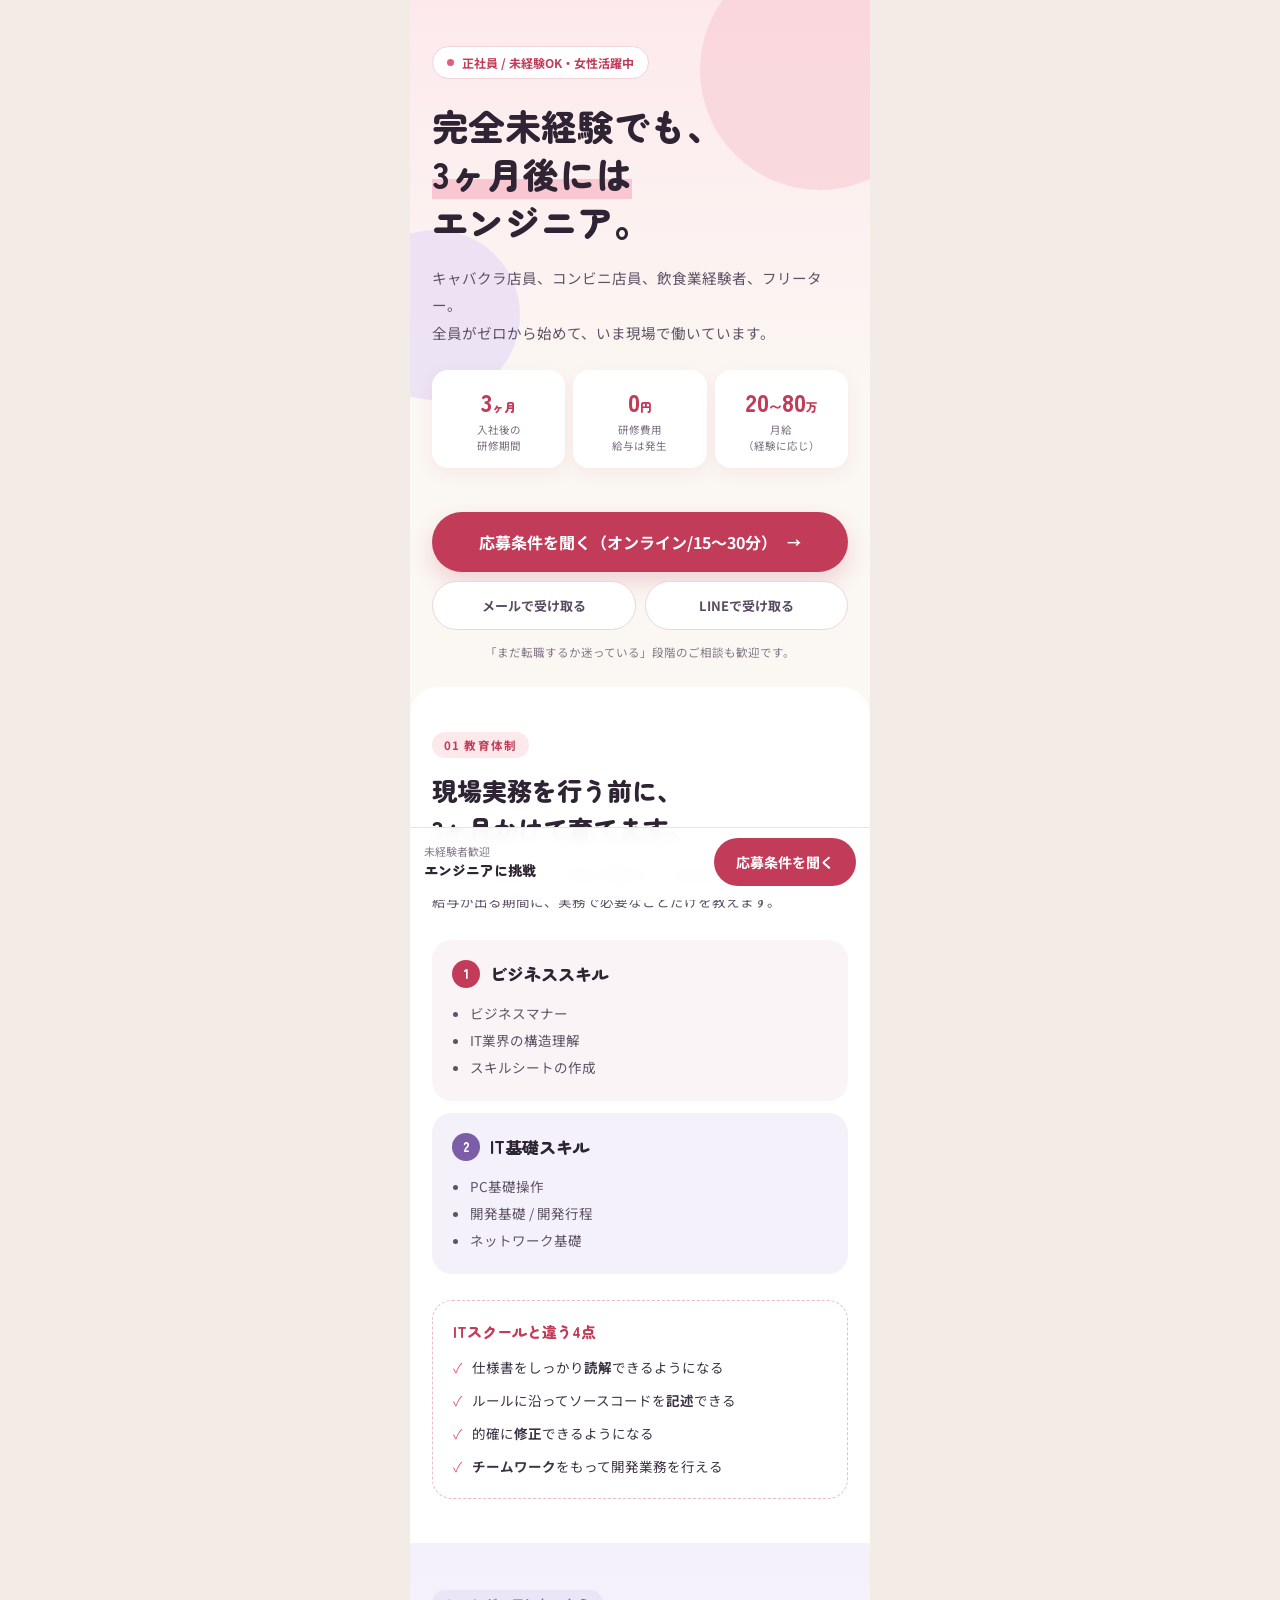
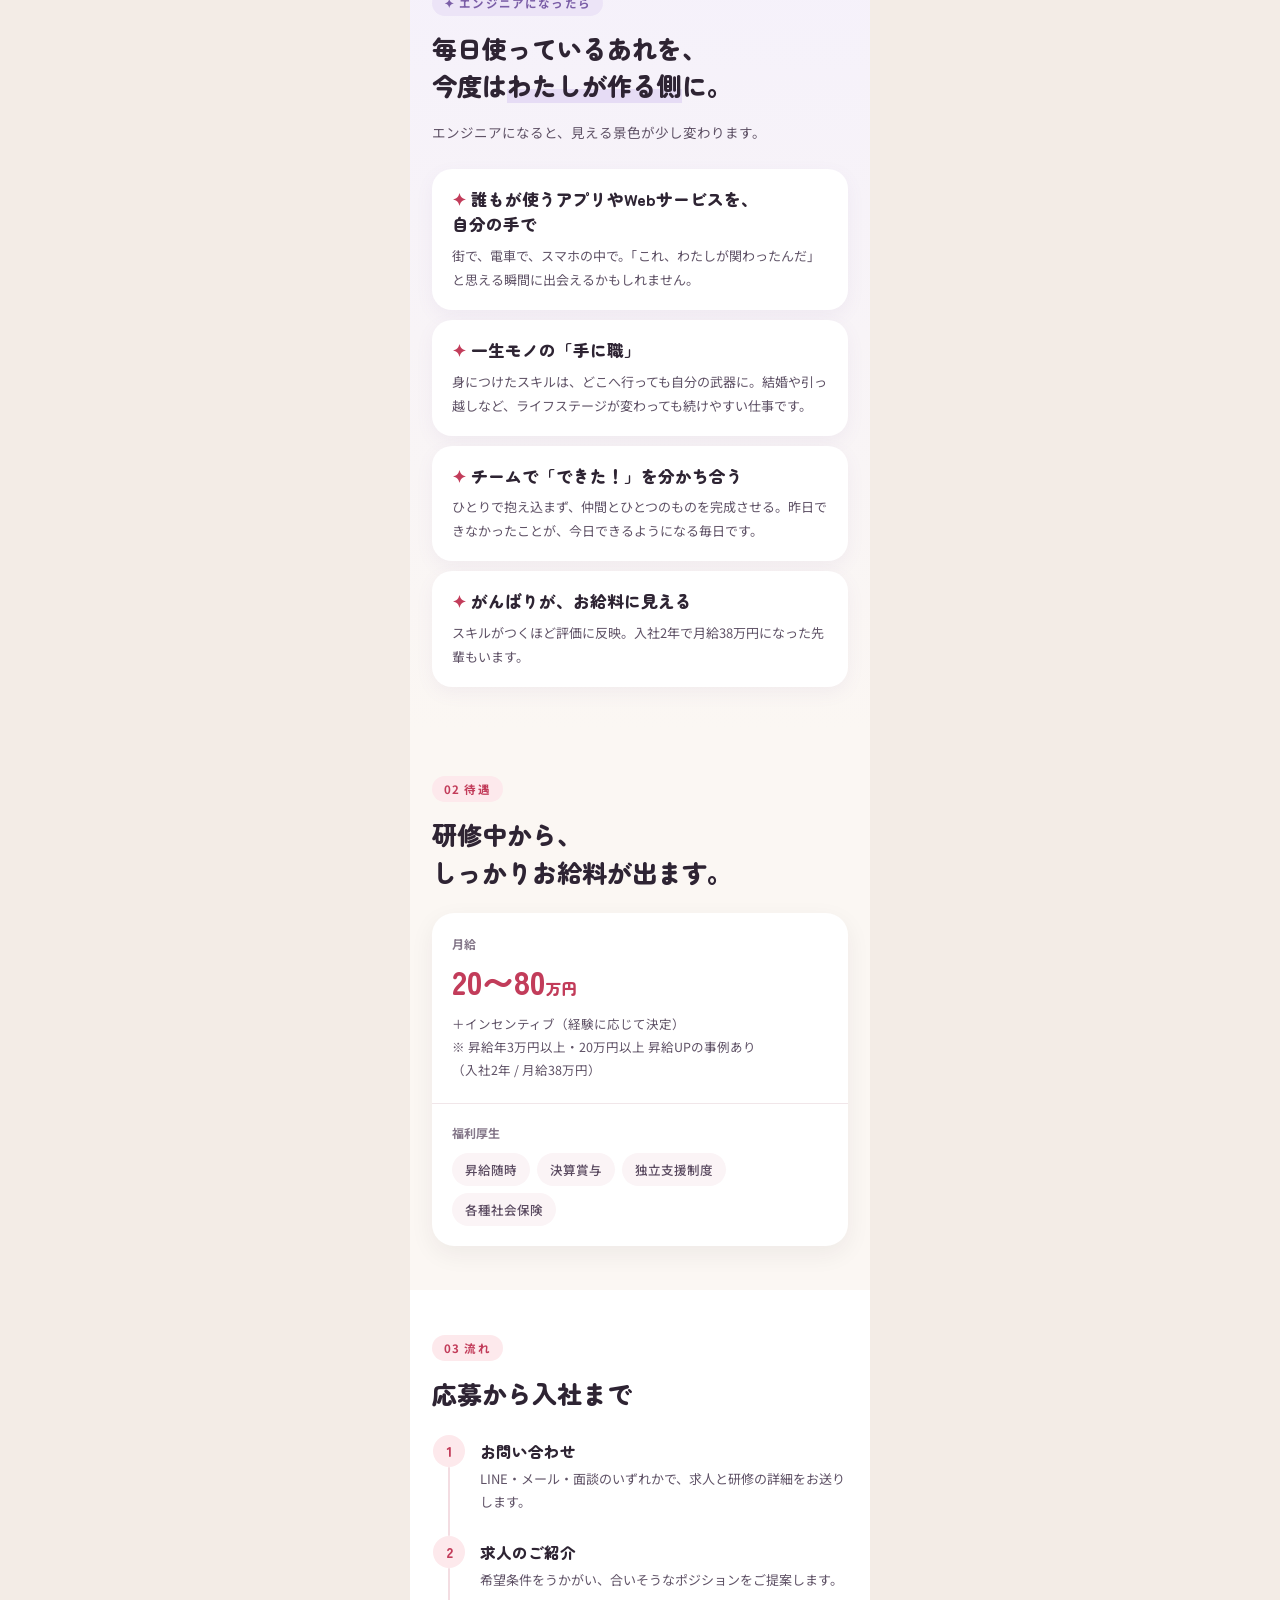
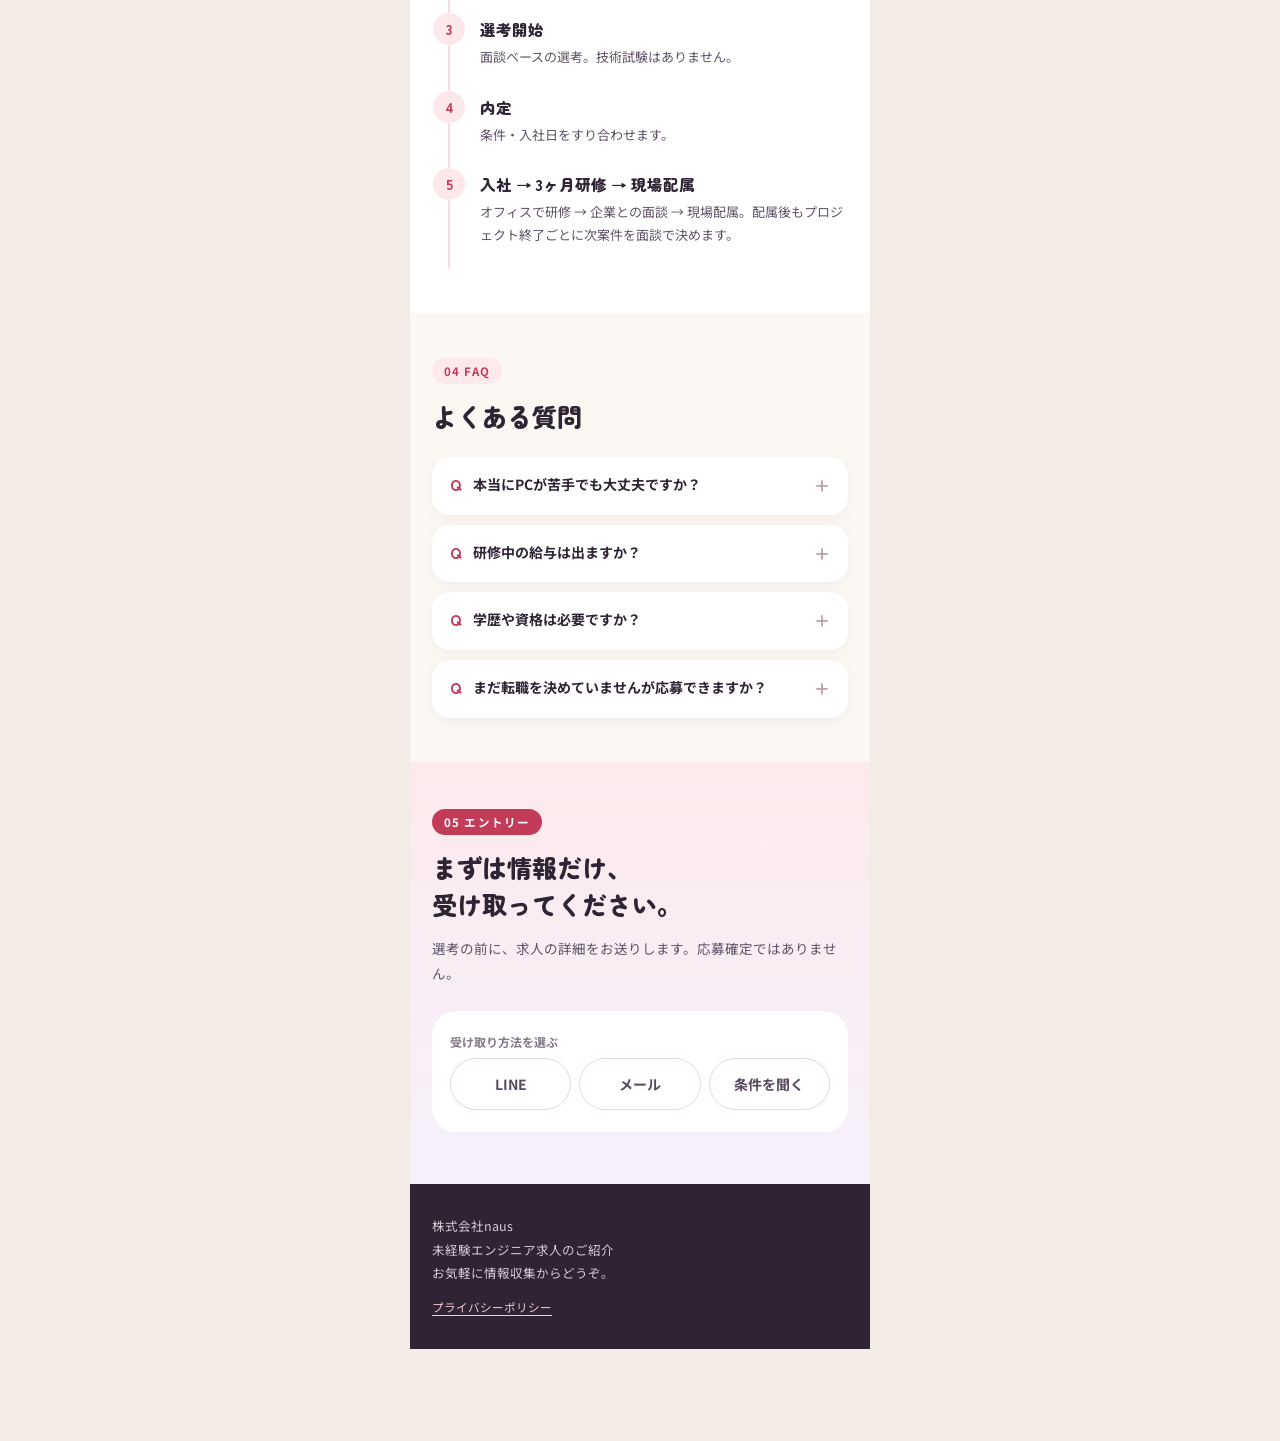
<file: 2/index.html>
<!DOCTYPE html>
<html lang="ja">
<head>
<meta charset="utf-8" />
<!-- Google Tag Manager -->
<script>(function(w,d,s,l,i){w[l]=w[l]||[];w[l].push({'gtm.start':
new Date().getTime(),event:'gtm.js'});var f=d.getElementsByTagName(s)[0],
j=d.createElement(s),dl=l!='dataLayer'?'&l='+l:'';j.async=true;j.src=
'https://www.googletagmanager.com/gtm.js?id='+i+dl;f.parentNode.insertBefore(j,f);
})(window,document,'script','dataLayer','GTM-PGXVPQSF');</script>
<!-- End Google Tag Manager -->
<meta name="viewport" content="width=device-width, initial-scale=1" />
<title>未経験エンジニア求人｜株式会社naus</title>
<link rel="preconnect" href="https://fonts.googleapis.com" />
<link rel="preconnect" href="https://fonts.gstatic.com" crossorigin="" />
<link href="https://fonts.googleapis.com/css2?family=Zen+Maru+Gothic:wght@500;700;900&family=Noto+Sans+JP:wght@400;500;700&display=swap" rel="stylesheet" />
<link rel="stylesheet" href="/assets/booking/booking.css" />
<script src="/assets/booking/booking.js" defer></script>
<style>
  html, body { margin: 0; padding: 0; background: #f3ece6; }
  *, *::before, *::after { box-sizing: border-box; -webkit-tap-highlight-color: transparent; }
  a { color: #c23c5a; text-decoration: underline; text-underline-offset: 3px; }
  a:hover { color: #9e2a45; }
  input, button, textarea { font-family: inherit; }
  .fv-cta-sub { display: inline-block; }
  @media (max-width: 399.98px) { .fv-cta-label { text-align: center; } .fv-cta-sub { display: block; font-size: 12.5px; margin-top: 2px; } }
  @keyframes floatBlob { 0%, 100% { transform: translate(0, 0) scale(1); } 50% { transform: translate(10px, -12px) scale(1.05); } }
  .inp:focus { border-color: #c23c5a; }
  [hidden] { display: none !important; }
</style>
</head>
<body>
<!-- Google Tag Manager (noscript) -->
<noscript><iframe src="https://www.googletagmanager.com/ns.html?id=GTM-PGXVPQSF"
height="0" width="0" style="display:none;visibility:hidden"></iframe></noscript>
<!-- End Google Tag Manager (noscript) -->
<div style="background: #f3ece6; color: #2e2433; font-family: 'Noto Sans JP', sans-serif; min-height: 100vh; display: flex; justify-content: center; padding: 0 0 92px;">
<div style="width: 100%; max-width: 460px; margin: 0 auto; position: relative; overflow: hidden; background: #fbf7f3;">

  <!-- ===== FV ===== -->
  <section style="position: relative; padding: 46px 22px 36px; overflow: hidden; background: linear-gradient(180deg, #fde9ec 0%, #fbf7f3 78%);">
    <div style="position: absolute; right: -70px; top: -50px; width: 240px; height: 240px; border-radius: 50%; background: #f7c9d2; opacity: 0.55; animation: floatBlob 9s ease-in-out infinite;"></div>
    <div style="position: absolute; left: -60px; top: 230px; width: 170px; height: 170px; border-radius: 50%; background: #e6dcf5; opacity: 0.7; animation: floatBlob 11s ease-in-out infinite;"></div>
    <div style="position: relative;">
      <div style="display: inline-flex; align-items: center; gap: 8px; background: #ffffff; border: 1px solid #f1d3da; padding: 7px 14px; border-radius: 999px; font-size: 12px; font-weight: 700; color: #c23c5a;">
        <span style="width: 7px; height: 7px; background: #e0607a; border-radius: 50%;"></span>
        正社員 / 未経験OK・女性活躍中
      </div>
      <h1 style="margin: 22px 0 0; font-family: 'Zen Maru Gothic', sans-serif; font-size: 36px; line-height: 1.34; font-weight: 900; letter-spacing: 0.01em; color: #2e2433;">
        完全未経験でも、<br />
        <span style="background: linear-gradient(transparent 62%, #f9c7d1 62%);">3ヶ月後には</span><br />エンジニア。
      </h1>
      <p style="margin: 18px 0 0; font-size: 14.5px; line-height: 1.9; color: #5f5266;">
        キャバクラ店員、コンビニ店員、飲食業経験者、フリーター。<br />
        全員がゼロから始めて、いま現場で働いています。
      </p>
      <div style="display: flex; gap: 8px; margin: 24px 0 0;">
        <div style="flex: 1; background: #ffffff; border-radius: 16px; padding: 14px 10px; text-align: center; box-shadow: 0 6px 18px #c23c5a12;">
          <div style="font-family: 'Zen Maru Gothic', sans-serif; font-size: 24px; font-weight: 900; color: #c23c5a;">3<span style="font-size: 12px;">ヶ月</span></div>
          <div style="font-size: 10.5px; color: #7a6d80; margin-top: 3px; line-height: 1.5;">入社後の<br />研修期間</div>
        </div>
        <div style="flex: 1; background: #ffffff; border-radius: 16px; padding: 14px 10px; text-align: center; box-shadow: 0 6px 18px #c23c5a12;">
          <div style="font-family: 'Zen Maru Gothic', sans-serif; font-size: 24px; font-weight: 900; color: #c23c5a;">0<span style="font-size: 12px;">円</span></div>
          <div style="font-size: 10.5px; color: #7a6d80; margin-top: 3px; line-height: 1.5;">研修費用<br />給与は発生</div>
        </div>
        <div style="flex: 1; background: #ffffff; border-radius: 16px; padding: 14px 10px; text-align: center; box-shadow: 0 6px 18px #c23c5a12;">
          <div style="font-family: 'Zen Maru Gothic', sans-serif; font-size: 24px; font-weight: 900; color: #c23c5a;">20<span style="font-size: 13px;">〜</span>80<span style="font-size: 12px;">万</span></div>
          <div style="font-size: 10.5px; color: #7a6d80; margin-top: 3px; line-height: 1.5;">月給<br />（経験に応じ）</div>
        </div>
      </div>
    </div>
  </section>

  <!-- ===== CTA ===== -->
  <div style="display: grid; gap: 9px; padding: 8px 22px 26px;">
    <a href="https://calendar.app.google/Rr2nUXfh1zLo9ssD9" target="_blank" rel="noopener" data-cta-location="fv" style="display: flex; align-items: center; justify-content: center; gap: 10px; width: 100%; border: 0; background: #c23c5a; color: #ffffff; font-weight: 700; font-size: 16px; padding: 18px 18px; border-radius: 999px; cursor: pointer; box-shadow: 0 10px 22px #c23c5a33; text-decoration: none;">
      <span class="fv-cta-label">応募条件を聞く<span class="fv-cta-sub">（オンライン/15〜30分）</span></span>
      <span style="font-size: 14px;">→</span>
    </a>
    <div style="display: flex; gap: 9px;">
      <a href="#form" id="open-mail-top" style="flex: 1; display: flex; align-items: center; justify-content: center; background: #ffffff; border: 1px solid #ead6dc; color: #5a4a60; font-weight: 700; font-size: 13px; padding: 14px 10px; border-radius: 999px; text-decoration: none;">メールで受け取る</a>
      <button type="button" data-open-line style="flex: 1; display: flex; align-items: center; justify-content: center; background: #ffffff; border: 1px solid #ead6dc; color: #5a4a60; font-weight: 700; font-size: 13px; padding: 14px 10px; border-radius: 999px; text-decoration: none; cursor: pointer;">LINEで受け取る</button>
    </div>
    <p style="margin: 4px 0 0; font-size: 11.5px; color: #85788a; line-height: 1.6; text-align: center;">「まだ転職するか迷っている」段階のご相談も歓迎です。</p>
  </div>

  <!-- ===== 01 教育体制 ===== -->
  <section style="padding: 44px 22px 44px; background: #ffffff; border-radius: 28px 28px 0 0;">
    <div style="display: inline-block; font-size: 11.5px; font-weight: 700; letter-spacing: 0.1em; color: #c23c5a; background: #fde9ec; padding: 5px 12px; border-radius: 999px;">01 教育体制</div>
    <h2 style="margin: 14px 0 0; font-family: 'Zen Maru Gothic', sans-serif; font-size: 25px; line-height: 1.5; font-weight: 900;">現場実務を行う前に、<br />3ヶ月かけて育てます。</h2>
    <p style="margin: 14px 0 0; font-size: 13.5px; line-height: 1.95; color: #5f5266;">ITスクールのように「学んで終わり」ではありません。入社後の給与が出る期間に、実務で必要なことだけを教えます。</p>

    <div style="display: grid; gap: 12px; margin: 26px 0 0;">
      <div style="background: #fbf4f6; border-radius: 20px; padding: 20px;">
        <div style="display: flex; align-items: center; gap: 10px;">
          <span style="width: 28px; height: 28px; border-radius: 50%; background: #c23c5a; color: #fff; display: flex; align-items: center; justify-content: center; font-family: 'Zen Maru Gothic', sans-serif; font-size: 13px; font-weight: 900;">1</span>
          <h3 style="margin: 0; font-family: 'Zen Maru Gothic', sans-serif; font-size: 17px; font-weight: 900;">ビジネススキル</h3>
        </div>
        <ul style="margin: 12px 0 0; padding: 0 0 0 18px; font-size: 13.5px; line-height: 2; color: #5f5266;">
          <li>ビジネスマナー</li>
          <li>IT業界の構造理解</li>
          <li>スキルシートの作成</li>
        </ul>
      </div>
      <div style="background: #f5f1fb; border-radius: 20px; padding: 20px;">
        <div style="display: flex; align-items: center; gap: 10px;">
          <span style="width: 28px; height: 28px; border-radius: 50%; background: #7b5ea7; color: #fff; display: flex; align-items: center; justify-content: center; font-family: 'Zen Maru Gothic', sans-serif; font-size: 13px; font-weight: 900;">2</span>
          <h3 style="margin: 0; font-family: 'Zen Maru Gothic', sans-serif; font-size: 17px; font-weight: 900;">IT基礎スキル</h3>
        </div>
        <ul style="margin: 12px 0 0; padding: 0 0 0 18px; font-size: 13.5px; line-height: 2; color: #5f5266;">
          <li>PC基礎操作</li>
          <li>開発基礎 / 開発行程</li>
          <li>ネットワーク基礎</li>
        </ul>
      </div>
    </div>

    <div style="margin: 26px 0 0; border: 1.5px dashed #e9bcc7; border-radius: 20px; padding: 20px;">
      <div style="font-family: 'Zen Maru Gothic', sans-serif; font-size: 15px; font-weight: 900; color: #c23c5a;">ITスクールと違う4点</div>
      <div style="display: grid; gap: 10px; margin: 14px 0 0;">
        <div style="display: flex; gap: 10px; font-size: 13.5px; line-height: 1.7; color: #3d3243;"><span style="color: #e0607a; flex: none;">✓</span><span>仕様書をしっかり<strong>読解</strong>できるようになる</span></div>
        <div style="display: flex; gap: 10px; font-size: 13.5px; line-height: 1.7; color: #3d3243;"><span style="color: #e0607a; flex: none;">✓</span><span>ルールに沿ってソースコードを<strong>記述</strong>できる</span></div>
        <div style="display: flex; gap: 10px; font-size: 13.5px; line-height: 1.7; color: #3d3243;"><span style="color: #e0607a; flex: none;">✓</span><span>的確に<strong>修正</strong>できるようになる</span></div>
        <div style="display: flex; gap: 10px; font-size: 13.5px; line-height: 1.7; color: #3d3243;"><span style="color: #e0607a; flex: none;">✓</span><span><strong>チームワーク</strong>をもって開発業務を行える</span></div>
      </div>
    </div>
  </section>

  <!-- ===== エンジニアになったら ===== -->
  <section style="padding: 46px 22px 44px; background: linear-gradient(180deg, #f5f1fb 0%, #fbf7f3 100%);">
    <div style="display: inline-block; font-size: 11.5px; font-weight: 700; letter-spacing: 0.1em; color: #7b5ea7; background: #ece4f7; padding: 5px 12px; border-radius: 999px;">✦ エンジニアになったら</div>
    <h2 style="margin: 14px 0 0; font-family: 'Zen Maru Gothic', sans-serif; font-size: 25px; line-height: 1.5; font-weight: 900;">毎日使っているあれを、<br />今度は<span style="background: linear-gradient(transparent 62%, #e6dcf5 62%);">わたしが作る側</span>に。</h2>
    <p style="margin: 14px 0 0; font-size: 13.5px; line-height: 1.95; color: #5f5266;">エンジニアになると、見える景色が少し変わります。</p>

    <div style="display: grid; gap: 10px; margin: 24px 0 0;">
      <div style="background: #ffffff; border-radius: 20px; padding: 18px 18px 18px 20px; box-shadow: 0 6px 18px #7b5ea712;">
        <div style="font-family: 'Zen Maru Gothic', sans-serif; font-size: 16.5px; font-weight: 900; line-height: 1.55;"><span style="color: #c23c5a;">✦</span> 誰もが使うアプリやWebサービスを、<br />自分の手で</div>
        <div style="margin: 6px 0 0; font-size: 13px; line-height: 1.85; color: #5f5266;">街で、電車で、スマホの中で。「これ、わたしが関わったんだ」と思える瞬間に出会えるかもしれません。</div>
      </div>
      <div style="background: #ffffff; border-radius: 20px; padding: 18px 18px 18px 20px; box-shadow: 0 6px 18px #7b5ea712;">
        <div style="font-family: 'Zen Maru Gothic', sans-serif; font-size: 16.5px; font-weight: 900; line-height: 1.55;"><span style="color: #c23c5a;">✦</span> 一生モノの「手に職」</div>
        <div style="margin: 6px 0 0; font-size: 13px; line-height: 1.85; color: #5f5266;">身につけたスキルは、どこへ行っても自分の武器に。結婚や引っ越しなど、ライフステージが変わっても続けやすい仕事です。</div>
      </div>
      <div style="background: #ffffff; border-radius: 20px; padding: 18px 18px 18px 20px; box-shadow: 0 6px 18px #7b5ea712;">
        <div style="font-family: 'Zen Maru Gothic', sans-serif; font-size: 16.5px; font-weight: 900; line-height: 1.55;"><span style="color: #c23c5a;">✦</span> チームで「できた！」を分かち合う</div>
        <div style="margin: 6px 0 0; font-size: 13px; line-height: 1.85; color: #5f5266;">ひとりで抱え込まず、仲間とひとつのものを完成させる。昨日できなかったことが、今日できるようになる毎日です。</div>
      </div>
      <div style="background: #ffffff; border-radius: 20px; padding: 18px 18px 18px 20px; box-shadow: 0 6px 18px #7b5ea712;">
        <div style="font-family: 'Zen Maru Gothic', sans-serif; font-size: 16.5px; font-weight: 900; line-height: 1.55;"><span style="color: #c23c5a;">✦</span> がんばりが、お給料に見える</div>
        <div style="margin: 6px 0 0; font-size: 13px; line-height: 1.85; color: #5f5266;">スキルがつくほど評価に反映。入社2年で月給38万円になった先輩もいます。</div>
      </div>
    </div>
  </section>

  <!-- ===== 02 待遇 ===== -->
  <section style="padding: 44px 22px; background: #fbf7f3;">
    <div style="display: inline-block; font-size: 11.5px; font-weight: 700; letter-spacing: 0.1em; color: #c23c5a; background: #fde9ec; padding: 5px 12px; border-radius: 999px;">02 待遇</div>
    <h2 style="margin: 14px 0 22px; font-family: 'Zen Maru Gothic', sans-serif; font-size: 25px; line-height: 1.5; font-weight: 900;">研修中から、<br />しっかりお給料が出ます。</h2>
    <div style="background: #ffffff; border-radius: 22px; box-shadow: 0 8px 24px #2e243310; overflow: hidden;">
      <div style="padding: 22px 20px; border-bottom: 1px solid #f1e6e9;">
        <div style="font-size: 12px; font-weight: 700; color: #85788a;">月給</div>
        <div style="margin: 6px 0 0; font-family: 'Zen Maru Gothic', sans-serif; font-size: 32px; font-weight: 900; color: #c23c5a;">20〜80<span style="font-size: 16px;">万円</span></div>
        <div style="margin: 8px 0 0; font-size: 12.5px; line-height: 1.85; color: #5f5266;">＋インセンティブ（経験に応じて決定）<br />※ 昇給年3万円以上・20万円以上 昇給UPの事例あり<br />（入社2年 / 月給38万円）</div>
      </div>
      <div style="padding: 20px;">
        <div style="font-size: 12px; font-weight: 700; color: #85788a;">福利厚生</div>
        <div style="display: flex; flex-wrap: wrap; gap: 7px; margin: 12px 0 0;">
          <span style="background: #fbf4f6; font-size: 12.5px; font-weight: 500; padding: 7px 13px; border-radius: 999px; color: #5a4a60;">昇給随時</span>
          <span style="background: #fbf4f6; font-size: 12.5px; font-weight: 500; padding: 7px 13px; border-radius: 999px; color: #5a4a60;">決算賞与</span>
          <span style="background: #fbf4f6; font-size: 12.5px; font-weight: 500; padding: 7px 13px; border-radius: 999px; color: #5a4a60;">独立支援制度</span>
          <span style="background: #fbf4f6; font-size: 12.5px; font-weight: 500; padding: 7px 13px; border-radius: 999px; color: #5a4a60;">各種社会保険</span>
        </div>
      </div>
    </div>
  </section>

  <!-- ===== 03 流れ ===== -->
  <section style="padding: 44px 22px; background: #ffffff;">
    <div style="display: inline-block; font-size: 11.5px; font-weight: 700; letter-spacing: 0.1em; color: #c23c5a; background: #fde9ec; padding: 5px 12px; border-radius: 999px;">03 流れ</div>
    <h2 style="margin: 14px 0 22px; font-family: 'Zen Maru Gothic', sans-serif; font-size: 25px; line-height: 1.5; font-weight: 900;">応募から入社まで</h2>
    <div style="display: grid; gap: 0;">
      <div style="display: flex; gap: 14px;">
        <div style="flex: none; width: 34px; display: flex; flex-direction: column; align-items: center;">
          <div style="width: 32px; height: 32px; border-radius: 50%; background: #fde9ec; display: flex; align-items: center; justify-content: center; font-family: 'Zen Maru Gothic', sans-serif; font-size: 14px; font-weight: 900; color: #c23c5a;">1</div>
          <div style="flex: 1; width: 2px; background: #f3dde2; min-height: 18px; border-radius: 2px;"></div>
        </div>
        <div style="padding: 5px 0 22px;">
          <div style="font-family: 'Zen Maru Gothic', sans-serif; font-size: 15.5px; font-weight: 900;">お問い合わせ</div>
          <div style="margin: 5px 0 0; font-size: 13px; line-height: 1.8; color: #5f5266;">LINE・メール・面談のいずれかで、求人と研修の詳細をお送りします。</div>
        </div>
      </div>
      <div style="display: flex; gap: 14px;">
        <div style="flex: none; width: 34px; display: flex; flex-direction: column; align-items: center;">
          <div style="width: 32px; height: 32px; border-radius: 50%; background: #fde9ec; display: flex; align-items: center; justify-content: center; font-family: 'Zen Maru Gothic', sans-serif; font-size: 14px; font-weight: 900; color: #c23c5a;">2</div>
          <div style="flex: 1; width: 2px; background: #f3dde2; min-height: 18px; border-radius: 2px;"></div>
        </div>
        <div style="padding: 5px 0 22px;">
          <div style="font-family: 'Zen Maru Gothic', sans-serif; font-size: 15.5px; font-weight: 900;">求人のご紹介</div>
          <div style="margin: 5px 0 0; font-size: 13px; line-height: 1.8; color: #5f5266;">希望条件をうかがい、合いそうなポジションをご提案します。</div>
        </div>
      </div>
      <div style="display: flex; gap: 14px;">
        <div style="flex: none; width: 34px; display: flex; flex-direction: column; align-items: center;">
          <div style="width: 32px; height: 32px; border-radius: 50%; background: #fde9ec; display: flex; align-items: center; justify-content: center; font-family: 'Zen Maru Gothic', sans-serif; font-size: 14px; font-weight: 900; color: #c23c5a;">3</div>
          <div style="flex: 1; width: 2px; background: #f3dde2; min-height: 18px; border-radius: 2px;"></div>
        </div>
        <div style="padding: 5px 0 22px;">
          <div style="font-family: 'Zen Maru Gothic', sans-serif; font-size: 15.5px; font-weight: 900;">選考開始</div>
          <div style="margin: 5px 0 0; font-size: 13px; line-height: 1.8; color: #5f5266;">面談ベースの選考。技術試験はありません。</div>
        </div>
      </div>
      <div style="display: flex; gap: 14px;">
        <div style="flex: none; width: 34px; display: flex; flex-direction: column; align-items: center;">
          <div style="width: 32px; height: 32px; border-radius: 50%; background: #fde9ec; display: flex; align-items: center; justify-content: center; font-family: 'Zen Maru Gothic', sans-serif; font-size: 14px; font-weight: 900; color: #c23c5a;">4</div>
          <div style="flex: 1; width: 2px; background: #f3dde2; min-height: 18px; border-radius: 2px;"></div>
        </div>
        <div style="padding: 5px 0 22px;">
          <div style="font-family: 'Zen Maru Gothic', sans-serif; font-size: 15.5px; font-weight: 900;">内定</div>
          <div style="margin: 5px 0 0; font-size: 13px; line-height: 1.8; color: #5f5266;">条件・入社日をすり合わせます。</div>
        </div>
      </div>
      <div style="display: flex; gap: 14px;">
        <div style="flex: none; width: 34px; display: flex; flex-direction: column; align-items: center;">
          <div style="width: 32px; height: 32px; border-radius: 50%; background: #fde9ec; display: flex; align-items: center; justify-content: center; font-family: 'Zen Maru Gothic', sans-serif; font-size: 14px; font-weight: 900; color: #c23c5a;">5</div>
          <div style="flex: 1; width: 2px; background: #f3dde2; min-height: 18px; border-radius: 2px;"></div>
        </div>
        <div style="padding: 5px 0 22px;">
          <div style="font-family: 'Zen Maru Gothic', sans-serif; font-size: 15.5px; font-weight: 900;">入社 → 3ヶ月研修 → 現場配属</div>
          <div style="margin: 5px 0 0; font-size: 13px; line-height: 1.8; color: #5f5266;">オフィスで研修 → 企業との面談 → 現場配属。配属後もプロジェクト終了ごとに次案件を面談で決めます。</div>
        </div>
      </div>
    </div>
  </section>

  <!-- ===== 04 FAQ ===== -->
  <section style="padding: 44px 22px; background: #fbf7f3;">
    <div style="display: inline-block; font-size: 11.5px; font-weight: 700; letter-spacing: 0.1em; color: #c23c5a; background: #fde9ec; padding: 5px 12px; border-radius: 999px;">04 FAQ</div>
    <h2 style="margin: 14px 0 22px; font-family: 'Zen Maru Gothic', sans-serif; font-size: 25px; line-height: 1.5; font-weight: 900;">よくある質問</h2>
    <div style="display: grid; gap: 10px;">
      <div style="background: #ffffff; border-radius: 18px; box-shadow: 0 4px 14px #2e24330a;">
        <button type="button" data-faq-toggle aria-expanded="false" style="width: 100%; display: flex; gap: 12px; align-items: flex-start; text-align: left; background: none; border: 0; padding: 16px 18px; color: #2e2433; font-size: 14px; font-weight: 700; line-height: 1.6; cursor: pointer;">
          <span style="font-family: 'Zen Maru Gothic', sans-serif; color: #c23c5a; font-size: 15px; font-weight: 900; flex: none;">Q</span>
          <span style="flex: 1;">本当にPCが苦手でも大丈夫ですか？</span>
          <span data-faq-mark style="color: #b59aa4; flex: none; font-size: 16px;">＋</span>
        </button>
        <div data-faq-body hidden style="margin: 0 18px 18px 44px; padding: 14px 0 0; border-top: 1px solid #f3e7ea; font-size: 13.5px; line-height: 1.9; color: #5f5266;">大丈夫です。研修はPCの基本操作から始めます。前職がキャバクラ店員・コンビニ店員・飲食業経験者など、業務でPCを使っていなかった方の採用実績が多数あります。</div>
      </div>
      <div style="background: #ffffff; border-radius: 18px; box-shadow: 0 4px 14px #2e24330a;">
        <button type="button" data-faq-toggle aria-expanded="false" style="width: 100%; display: flex; gap: 12px; align-items: flex-start; text-align: left; background: none; border: 0; padding: 16px 18px; color: #2e2433; font-size: 14px; font-weight: 700; line-height: 1.6; cursor: pointer;">
          <span style="font-family: 'Zen Maru Gothic', sans-serif; color: #c23c5a; font-size: 15px; font-weight: 900; flex: none;">Q</span>
          <span style="flex: 1;">研修中の給与は出ますか？</span>
          <span data-faq-mark style="color: #b59aa4; flex: none; font-size: 16px;">＋</span>
        </button>
        <div data-faq-body hidden style="margin: 0 18px 18px 44px; padding: 14px 0 0; border-top: 1px solid #f3e7ea; font-size: 13.5px; line-height: 1.9; color: #5f5266;">出ます。入社後の3ヶ月間の研修も勤務扱いです。研修費用のご負担もありません。</div>
      </div>
      <div style="background: #ffffff; border-radius: 18px; box-shadow: 0 4px 14px #2e24330a;">
        <button type="button" data-faq-toggle aria-expanded="false" style="width: 100%; display: flex; gap: 12px; align-items: flex-start; text-align: left; background: none; border: 0; padding: 16px 18px; color: #2e2433; font-size: 14px; font-weight: 700; line-height: 1.6; cursor: pointer;">
          <span style="font-family: 'Zen Maru Gothic', sans-serif; color: #c23c5a; font-size: 15px; font-weight: 900; flex: none;">Q</span>
          <span style="flex: 1;">学歴や資格は必要ですか？</span>
          <span data-faq-mark style="color: #b59aa4; flex: none; font-size: 16px;">＋</span>
        </button>
        <div data-faq-body hidden style="margin: 0 18px 18px 44px; padding: 14px 0 0; border-top: 1px solid #f3e7ea; font-size: 13.5px; line-height: 1.9; color: #5f5266;">必要ありません。必須スキルも設けていません。「モノ創りをしたい」「稼ぎたい」「安定した職に就きたい」という意思を重視します。</div>
      </div>
      <div style="background: #ffffff; border-radius: 18px; box-shadow: 0 4px 14px #2e24330a;">
        <button type="button" data-faq-toggle aria-expanded="false" style="width: 100%; display: flex; gap: 12px; align-items: flex-start; text-align: left; background: none; border: 0; padding: 16px 18px; color: #2e2433; font-size: 14px; font-weight: 700; line-height: 1.6; cursor: pointer;">
          <span style="font-family: 'Zen Maru Gothic', sans-serif; color: #c23c5a; font-size: 15px; font-weight: 900; flex: none;">Q</span>
          <span style="flex: 1;">まだ転職を決めていませんが応募できますか？</span>
          <span data-faq-mark style="color: #b59aa4; flex: none; font-size: 16px;">＋</span>
        </button>
        <div data-faq-body hidden style="margin: 0 18px 18px 44px; padding: 14px 0 0; border-top: 1px solid #f3e7ea; font-size: 13.5px; line-height: 1.9; color: #5f5266;">はい。情報収集だけの段階でも歓迎です。LINE・メールで資料をお送りするだけの対応も可能です。</div>
      </div>
    </div>
  </section>

  <!-- ===== 05 エントリー ===== -->
  <section id="form" style="padding: 46px 22px 52px; background: linear-gradient(180deg, #fde9ec 0%, #f5f1fb 100%);">
    <div style="display: inline-block; font-size: 11.5px; font-weight: 700; letter-spacing: 0.1em; color: #ffffff; background: #c23c5a; padding: 5px 12px; border-radius: 999px;">05 エントリー</div>
    <h2 style="margin: 14px 0 0; font-family: 'Zen Maru Gothic', sans-serif; font-size: 25px; line-height: 1.5; font-weight: 900;">まずは情報だけ、<br />受け取ってください。</h2>
    <p style="margin: 12px 0 24px; font-size: 13.5px; line-height: 1.9; color: #5f5266;">選考の前に、求人の詳細をお送りします。応募確定ではありません。</p>

    <div id="entry-sent" hidden style="background: #ffffff; border-radius: 22px; padding: 28px 20px; text-align: center;">
      <div style="font-family: 'Zen Maru Gothic', sans-serif; font-size: 19px; font-weight: 900; color: #c23c5a;">送信しました</div>
      <p style="margin: 10px 0 0; font-size: 13px; line-height: 1.8; color: #5f5266;">担当より1営業日以内にご連絡します。<br />最後までお読みいただきありがとうございました。</p>
    </div>

    <div id="entry-choose" style="display: grid; gap: 16px; background: #ffffff; border-radius: 24px; padding: 22px 18px;">
      <div>
        <label style="display: block; font-size: 12px; font-weight: 700; color: #85788a; margin-bottom: 8px;">受け取り方法を選ぶ</label>
        <div style="display: flex; gap: 8px;">
          <button type="button" data-open-line style="flex: 1; border: 1px solid #ead6dc; background: #ffffff; color: #5a4a60; font-size: 14px; font-weight: 700; padding: 15px 0; border-radius: 999px; cursor: pointer;">LINE</button>
          <button type="button" id="pick-mail" style="flex:1;padding:15px 0;border:1px solid #ead6dc;background:#ffffff;color:#5a4a60;font-size:14px;font-weight:700;border-radius:999px;cursor:pointer;">メール</button>
          <a href="https://calendar.app.google/Rr2nUXfh1zLo9ssD9" target="_blank" rel="noopener" data-cta-location="entry" style="flex: 1; display: flex; align-items: center; justify-content: center; border: 1px solid #ead6dc; background: #ffffff; color: #5a4a60; font-size: 14px; font-weight: 700; padding: 15px 0; border-radius: 999px; text-decoration: none;">条件を聞く</a>
        </div>
      </div>
      <form id="mail-form" name="recruit-entry" method="POST" data-netlify="true" data-netlify-honeypot="bot-field" hidden style="display: grid; gap: 16px;">
        <input type="hidden" name="form-name" value="recruit-entry" />
        <input type="hidden" name="lp" value="2" />
        <div hidden><label>bot-field <input name="bot-field" /></label></div>
        <div>
          <label for="entry-name" style="display: block; font-size: 12px; font-weight: 700; color: #85788a; margin-bottom: 8px;">氏名</label>
          <input class="inp" id="entry-name" name="name" type="text" required placeholder="山田 花子" style="width: 100%; background: #fbf7f3; border: 1px solid #ead6dc; color: #2e2433; font-size: 15px; padding: 14px 16px; border-radius: 14px; outline: none;" />
        </div>
        <div>
          <label for="entry-email" style="display: block; font-size: 12px; font-weight: 700; color: #85788a; margin-bottom: 8px;">メールアドレス</label>
          <input class="inp" id="entry-email" name="email" type="email" required placeholder="you@example.com" style="width: 100%; background: #fbf7f3; border: 1px solid #ead6dc; color: #2e2433; font-size: 15px; padding: 14px 16px; border-radius: 14px; outline: none;" />
        </div>
        <input type="hidden" name="consent" value="同意する" />
        <button type="button" id="agree-toggle" role="checkbox" aria-checked="false" style="display: flex; gap: 10px; align-items: center; background: none; border: 0; padding: 0; cursor: pointer; text-align: left;">
          <span id="agree-box" style="flex:none;width:22px;height:22px;display:flex;align-items:center;justify-content:center;border:1.5px solid #d9c3ca;background:#ffffff;color:#ffffff;font-size:13px;font-weight:700;border-radius:7px;"></span>
          <span style="font-size: 12.5px; color: #5f5266; line-height: 1.6;"><a href="https://www.naus.co.jp/2" target="_blank" rel="noopener">プライバシーポリシー</a>に同意する</span>
        </button>
        <button type="submit" id="mail-submit" disabled style="width:100%;padding:17px 0;border:0;border-radius:999px;font-size:15.5px;font-weight:700;cursor:not-allowed;background:#eee4e7;color:#a3949a;">メールで詳細を受け取る</button>
        <p id="mail-error" hidden style="margin: 0; font-size: 12.5px; line-height: 1.7; color: #c23c5a;">送信できませんでした。通信環境をご確認のうえ、もう一度お試しください。</p>
      </form>
    </div>
  </section>

  <!-- ===== フッター ===== -->
  <footer style="padding: 30px 22px 34px; background: #2e2433;">
    <div style="font-size: 12.5px; line-height: 1.9; color: #d6cbd9;">株式会社naus<br />未経験エンジニア求人のご紹介<br />お気軽に情報収集からどうぞ。</div>
    <div style="display: flex; gap: 14px; margin: 14px 0 0; font-size: 11.5px;"><a href="https://www.naus.co.jp/2" target="_blank" rel="noopener" style="color: #f7c9d2;">プライバシーポリシー</a></div>
  </footer>


  <!-- ===== LINEモーダル ===== -->
  <div id="line-modal" hidden role="dialog" aria-modal="true" aria-label="LINEで受け取る" style="position: fixed; inset: 0; z-index: 100; background: #2e243366; backdrop-filter: blur(4px); -webkit-backdrop-filter: blur(4px); display: flex; align-items: flex-end; justify-content: center;">
    <div style="width: 100%; max-width: 460px; margin: 0 auto; background: #ffffff; border-radius: 26px 26px 0 0; padding: 24px 22px 30px;">
      <div style="display: flex; align-items: center; gap: 10px;">
        <div style="font-size: 12px; font-weight: 700; color: #c23c5a;">LINEで受け取る</div>
        <button type="button" data-close-line aria-label="閉じる" style="margin-left: auto; background: #fbf4f6; border: 0; color: #85788a; width: 32px; height: 32px; border-radius: 50%; cursor: pointer; font-size: 14px;">✕</button>
      </div>
      <h3 style="margin: 14px 0 0; font-family: 'Zen Maru Gothic', sans-serif; font-size: 20px; font-weight: 900; line-height: 1.55;">友だち追加後、<br /><span style="color: #c23c5a;">「求人を見た」</span>と送信してください。</h3>
      <p style="margin: 10px 0 0; font-size: 13px; line-height: 1.85; color: #5f5266;">このメッセージが担当への合図になります。送信いただき次第、求人の詳細をお送りします。</p>
      <div style="display: flex; gap: 8px; align-items: center; margin: 18px 0 0; background: #fbf4f6; border-radius: 14px; padding: 12px 14px;">
        <span style="flex: 1; font-size: 15px; font-weight: 700; color: #2e2433;">求人を見た</span>
        <button type="button" id="copy-phrase" style="flex: none; border: 1px solid #ead6dc; background: #ffffff; color: #5a4a60; font-size: 12px; font-weight: 700; padding: 8px 14px; border-radius: 999px; cursor: pointer;">コピー</button>
      </div>
      <a href="https://line.me/R/oaMessage/%40062pxuij/?%E6%B1%82%E4%BA%BA%E3%82%92%E8%A6%8B%E3%81%9F" target="_blank" rel="noopener" data-close-line style="display: flex; align-items: center; justify-content: center; gap: 8px; margin: 14px 0 0; background: #c23c5a; color: #ffffff; font-weight: 700; font-size: 16px; padding: 17px 0; border-radius: 999px; text-decoration: none;">LINEを開く</a>
      <p style="margin: 12px 0 0; font-size: 11px; line-height: 1.7; color: #85788a; text-align: center;">LINEアプリが開きます / 24時間受付</p>
    </div>
  </div>

  <!-- ===== 下部固定CTA ===== -->
  <div style="position: fixed; bottom: 0; left: 0; right: 0; z-index: 50; display: flex; justify-content: center; pointer-events: none;">
    <div style="width: 100%; max-width: 460px; margin: 0 auto; padding: 10px 14px 14px; background: #fffffff0; border-top: 1px solid #f1e0e5; backdrop-filter: blur(8px); -webkit-backdrop-filter: blur(8px); pointer-events: auto; display: flex; gap: 8px; align-items: center;">
      <div style="flex: 1; min-width: 0;">
        <div style="font-size: 11px; color: #85788a; line-height: 1.4;">未経験者歓迎</div>
        <div style="font-family: 'Zen Maru Gothic', sans-serif; font-size: 14px; font-weight: 900; color: #2e2433;">エンジニアに挑戦</div>
      </div>
      <a href="https://calendar.app.google/Rr2nUXfh1zLo9ssD9" target="_blank" rel="noopener" data-cta-location="sticky_bar" style="flex: none; background: #c23c5a; color: #ffffff; font-weight: 700; font-size: 14px; padding: 14px 22px; border-radius: 999px; text-decoration: none;">応募条件を聞く</a>
    </div>
  </div>

</div>
</div>

<script>
(function () {
  var $ = function (id) { return document.getElementById(id); };

  /* FAQ */
  Array.prototype.forEach.call(document.querySelectorAll('[data-faq-toggle]'), function (btn) {
    btn.addEventListener('click', function () {
      var item = btn.parentNode;
      var body = item.querySelector('[data-faq-body]');
      var mark = btn.querySelector('[data-faq-mark]');
      var willOpen = body.hidden;
      body.hidden = !willOpen;
      mark.textContent = willOpen ? '−' : '＋';
      btn.setAttribute('aria-expanded', willOpen ? 'true' : 'false');
    });
  });

  /* 受け取り方法 */
  var MAIL_ON = 'flex:1;padding:15px 0;border:1px solid #c23c5a;background:#fde9ec;color:#c23c5a;font-size:14px;font-weight:700;border-radius:999px;cursor:pointer;';
  var pickMail = $('pick-mail');
  var mailForm = $('mail-form');
  var openMailForm = function () {
    pickMail.style.cssText = MAIL_ON;
    mailForm.hidden = false;
  };
  pickMail.addEventListener('click', openMailForm);
  $('open-mail-top').addEventListener('click', openMailForm);

  /* 同意チェック */
  var BOX_ON = 'flex:none;width:22px;height:22px;display:flex;align-items:center;justify-content:center;border:1.5px solid #c23c5a;background:#c23c5a;color:#ffffff;font-size:13px;font-weight:700;border-radius:7px;';
  var BOX_OFF = 'flex:none;width:22px;height:22px;display:flex;align-items:center;justify-content:center;border:1.5px solid #d9c3ca;background:#ffffff;color:#ffffff;font-size:13px;font-weight:700;border-radius:7px;';
  var SUBMIT_ON = 'width:100%;padding:17px 0;border:0;border-radius:999px;font-size:15.5px;font-weight:700;cursor:pointer;background:#c23c5a;color:#ffffff;';
  var SUBMIT_OFF = 'width:100%;padding:17px 0;border:0;border-radius:999px;font-size:15.5px;font-weight:700;cursor:not-allowed;background:#eee4e7;color:#a3949a;';
  var agree = false;
  var agreeToggle = $('agree-toggle');
  var agreeBox = $('agree-box');
  var submitBtn = $('mail-submit');
  agreeToggle.addEventListener('click', function () {
    agree = !agree;
    agreeBox.style.cssText = agree ? BOX_ON : BOX_OFF;
    agreeBox.textContent = agree ? '✓' : '';
    agreeToggle.setAttribute('aria-checked', agree ? 'true' : 'false');
    submitBtn.style.cssText = agree ? SUBMIT_ON : SUBMIT_OFF;
    submitBtn.disabled = !agree;
  });

  /* 送信 */
  var errEl = $('mail-error');
  mailForm.addEventListener('submit', function (e) {
    e.preventDefault();
    if (!agree) { return; }
    errEl.hidden = true;
    submitBtn.disabled = true;
    var body = new URLSearchParams(new FormData(mailForm)).toString();
    fetch('/', {
      method: 'POST',
      headers: { 'Content-Type': 'application/x-www-form-urlencoded' },
      body: body
    }).then(function (res) {
      if (!res.ok) { throw new Error('failed'); }
      $('entry-choose').hidden = true;
      $('entry-sent').hidden = false;
    })['catch'](function () {
      errEl.hidden = false;
      submitBtn.disabled = false;
    });
  });

  /* LINEモーダル */
  var modal = $('line-modal');
  var copyBtn = $('copy-phrase');
  Array.prototype.forEach.call(document.querySelectorAll('[data-open-line]'), function (btn) {
    btn.addEventListener('click', function () {
      modal.hidden = false;
      copyBtn.textContent = 'コピー';
    });
  });
  Array.prototype.forEach.call(document.querySelectorAll('[data-close-line]'), function (el) {
    el.addEventListener('click', function () { modal.hidden = true; });
  });
  copyBtn.addEventListener('click', function () {
    try { navigator.clipboard.writeText('求人を見た'); } catch (err) {}
    copyBtn.textContent = 'コピー済';
  });
})();
</script>
</body>
</html>
</file>
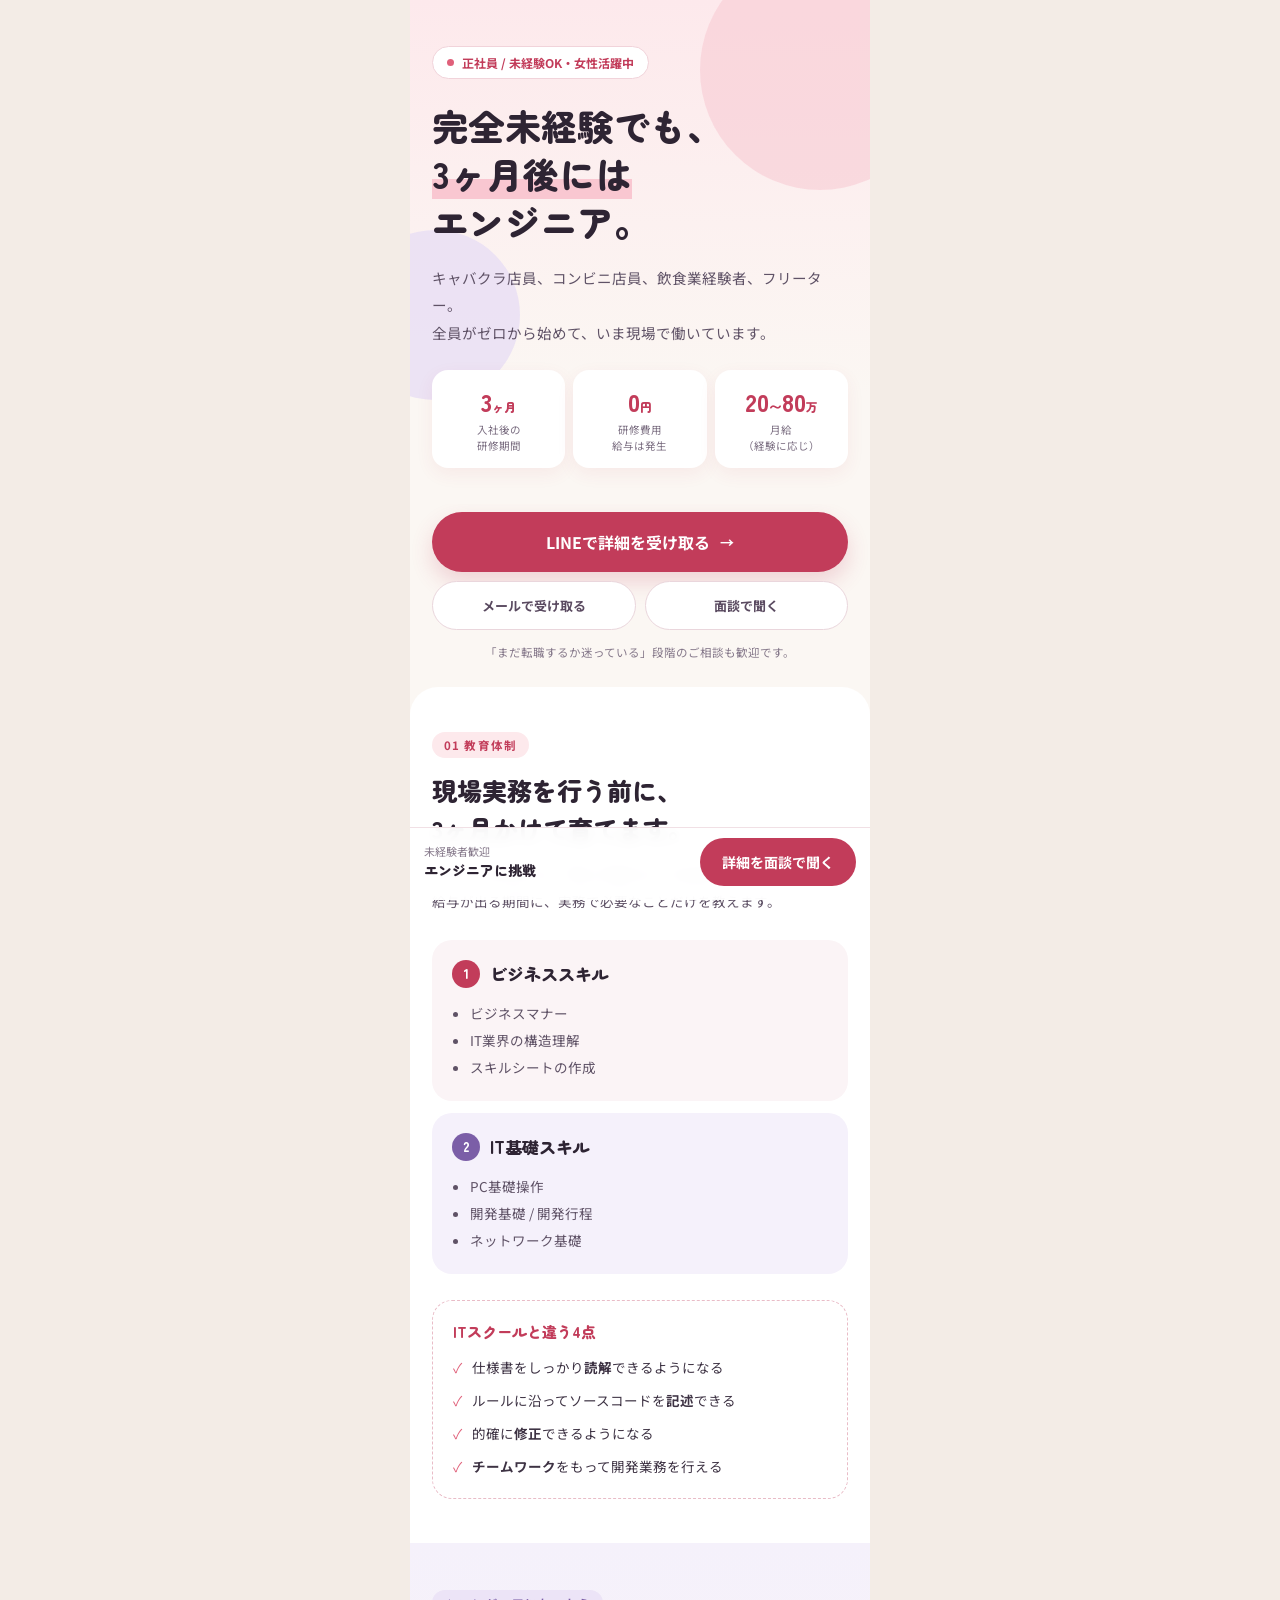
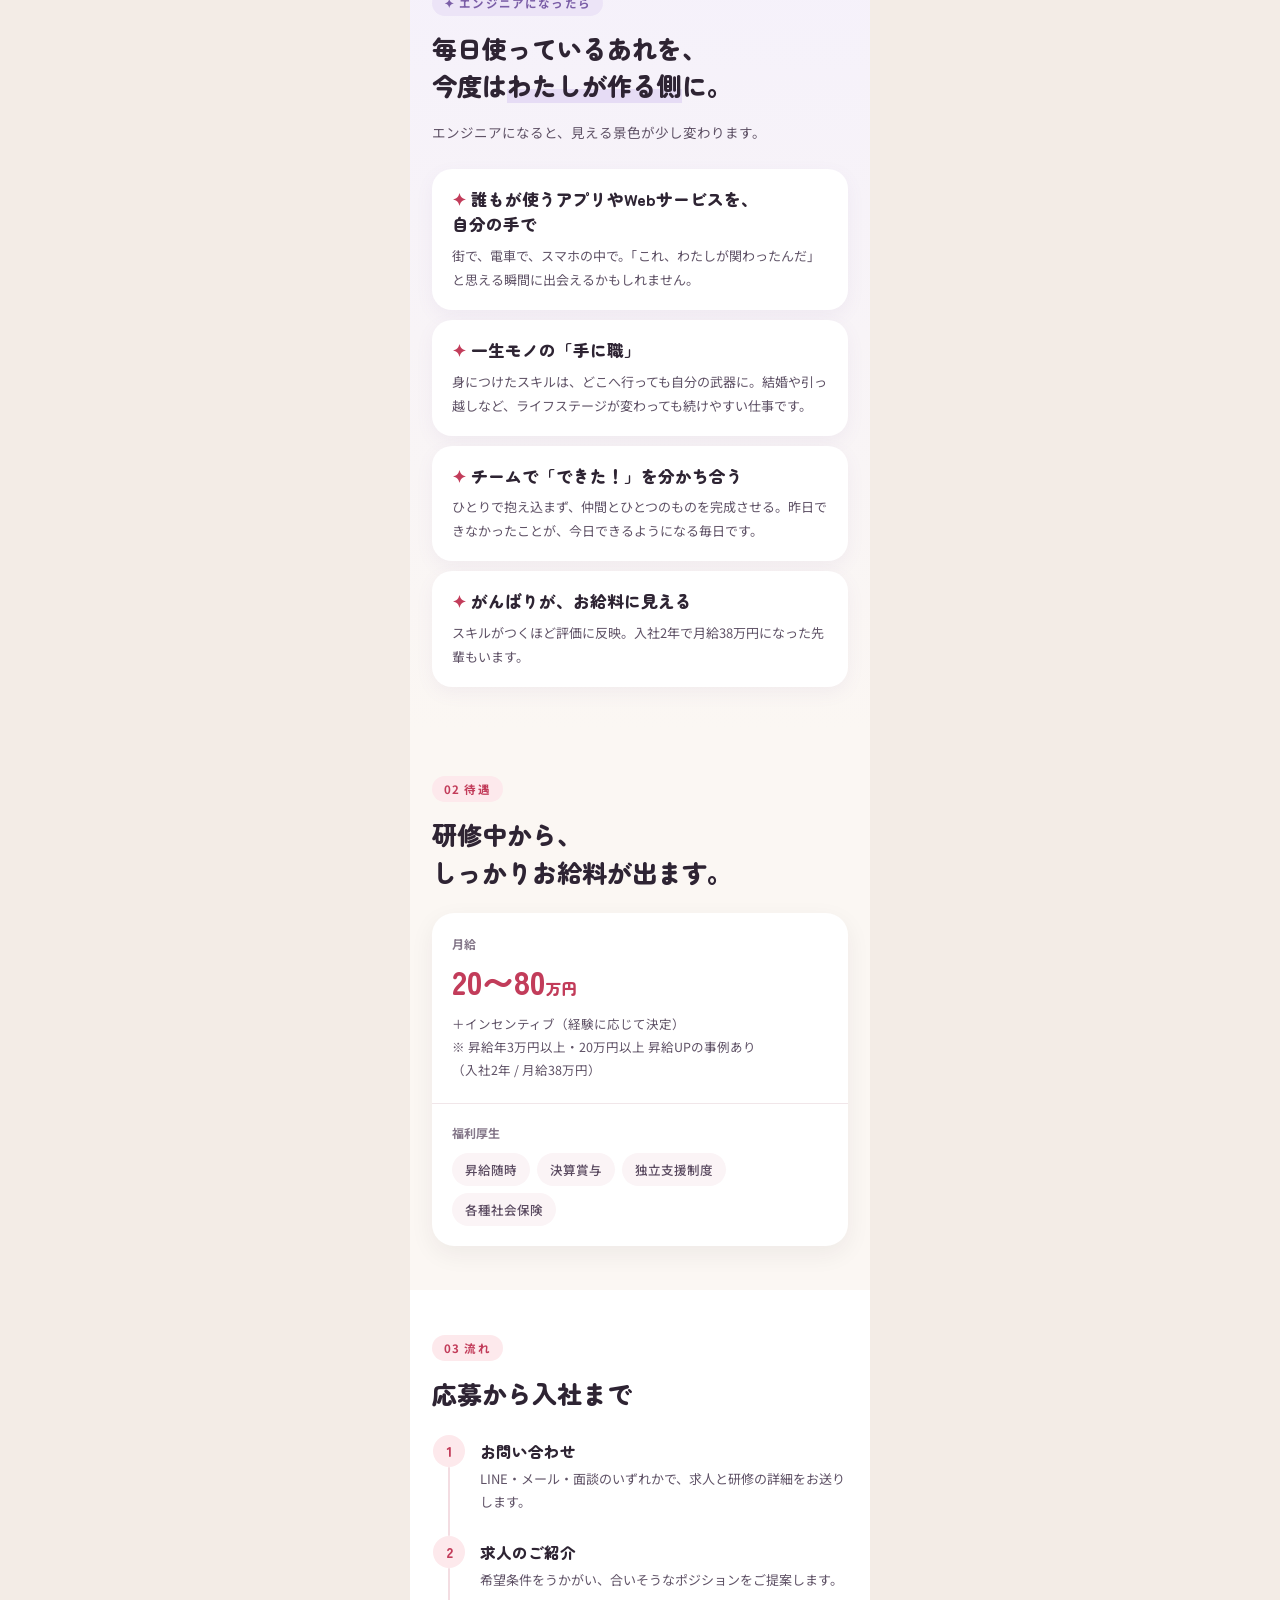
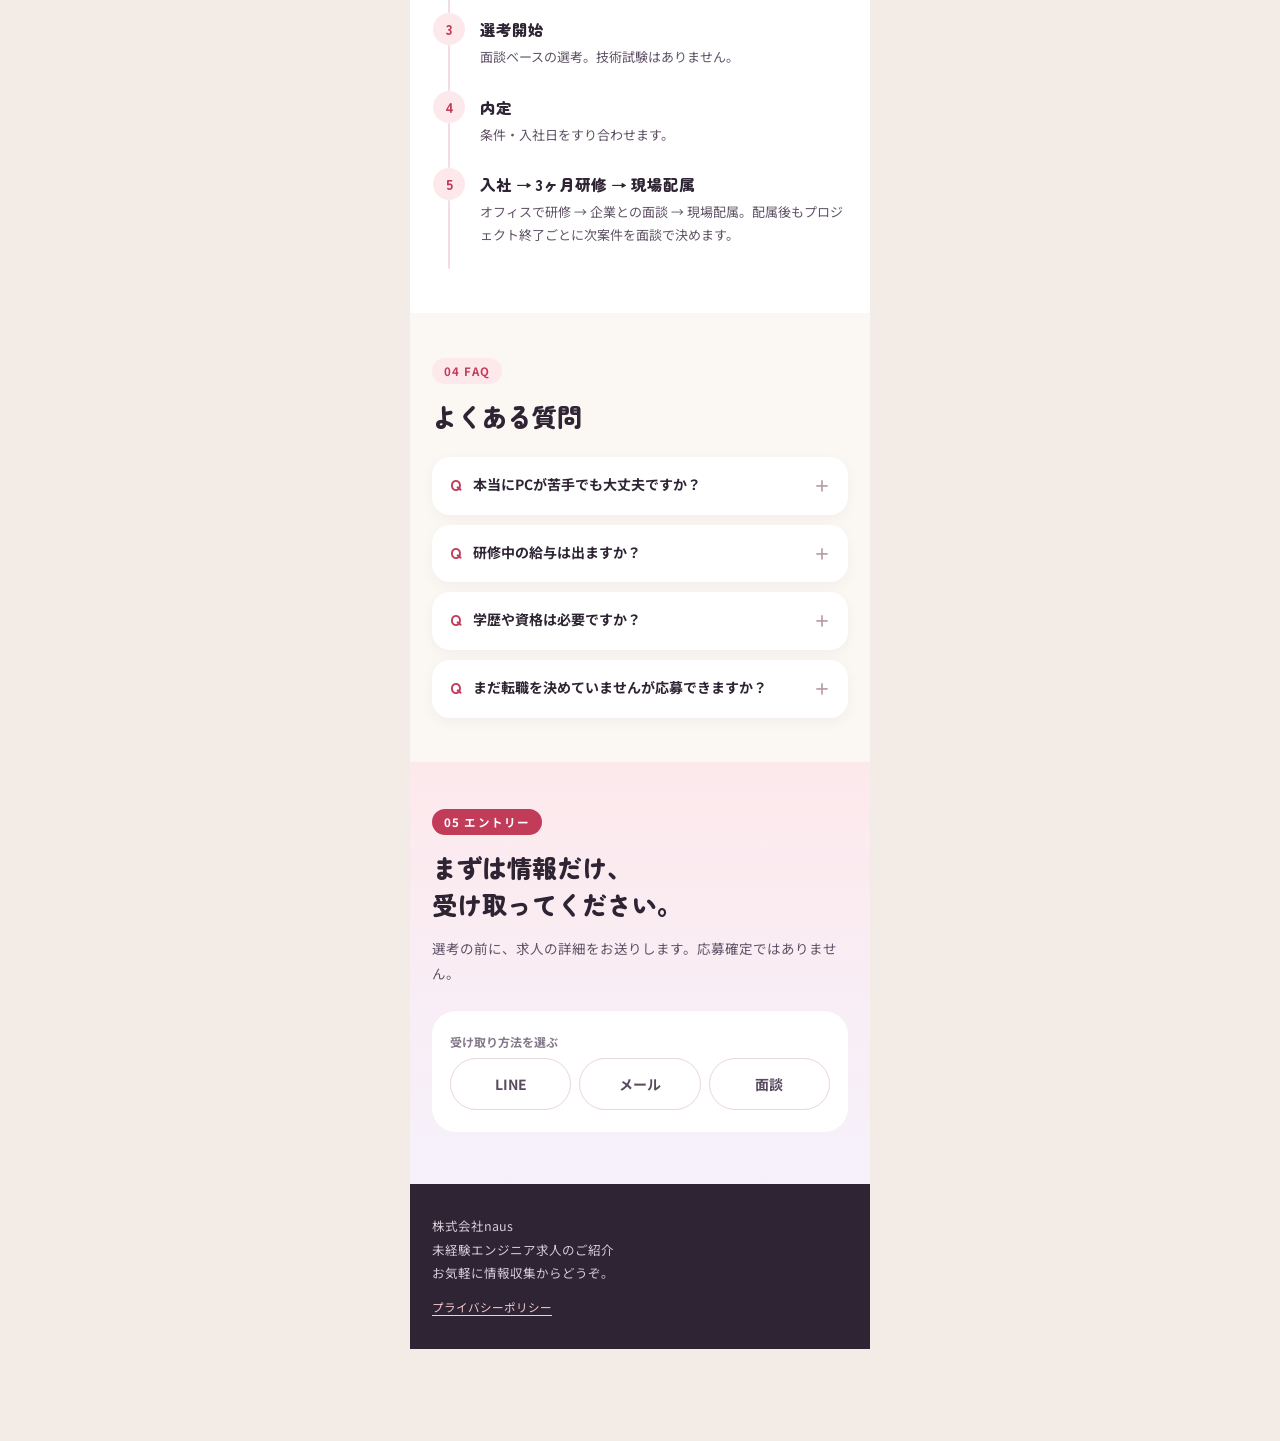
<file: women/index.html>
<!DOCTYPE html>
<html lang="ja">
<head>
<meta charset="utf-8" />
<!-- Google Tag Manager -->
<script>(function(w,d,s,l,i){w[l]=w[l]||[];w[l].push({'gtm.start':
new Date().getTime(),event:'gtm.js'});var f=d.getElementsByTagName(s)[0],
j=d.createElement(s),dl=l!='dataLayer'?'&l='+l:'';j.async=true;j.src=
'https://www.googletagmanager.com/gtm.js?id='+i+dl;f.parentNode.insertBefore(j,f);
})(window,document,'script','dataLayer','GTM-PGXVPQSF');</script>
<!-- End Google Tag Manager -->
<meta name="viewport" content="width=device-width, initial-scale=1" />
<title>女性向け 未経験エンジニア求人｜株式会社naus</title>
<link rel="preconnect" href="https://fonts.googleapis.com" />
<link rel="preconnect" href="https://fonts.gstatic.com" crossorigin="" />
<link href="https://fonts.googleapis.com/css2?family=Zen+Maru+Gothic:wght@500;700;900&family=Noto+Sans+JP:wght@400;500;700&display=swap" rel="stylesheet" />
<style>
  html, body { margin: 0; padding: 0; background: #f3ece6; }
  *, *::before, *::after { box-sizing: border-box; -webkit-tap-highlight-color: transparent; }
  a { color: #c23c5a; text-decoration: underline; text-underline-offset: 3px; }
  a:hover { color: #9e2a45; }
  input, button, textarea { font-family: inherit; }
  @keyframes floatBlob { 0%, 100% { transform: translate(0, 0) scale(1); } 50% { transform: translate(10px, -12px) scale(1.05); } }
  .inp:focus { border-color: #c23c5a; }
  [hidden] { display: none !important; }
</style>
</head>
<body>
<!-- Google Tag Manager (noscript) -->
<noscript><iframe src="https://www.googletagmanager.com/ns.html?id=GTM-PGXVPQSF"
height="0" width="0" style="display:none;visibility:hidden"></iframe></noscript>
<!-- End Google Tag Manager (noscript) -->
<div style="background: #f3ece6; color: #2e2433; font-family: 'Noto Sans JP', sans-serif; min-height: 100vh; display: flex; justify-content: center; padding: 0 0 92px;">
<div style="width: 100%; max-width: 460px; margin: 0 auto; position: relative; overflow: hidden; background: #fbf7f3;">

  <!-- ===== FV ===== -->
  <section style="position: relative; padding: 46px 22px 36px; overflow: hidden; background: linear-gradient(180deg, #fde9ec 0%, #fbf7f3 78%);">
    <div style="position: absolute; right: -70px; top: -50px; width: 240px; height: 240px; border-radius: 50%; background: #f7c9d2; opacity: 0.55; animation: floatBlob 9s ease-in-out infinite;"></div>
    <div style="position: absolute; left: -60px; top: 230px; width: 170px; height: 170px; border-radius: 50%; background: #e6dcf5; opacity: 0.7; animation: floatBlob 11s ease-in-out infinite;"></div>
    <div style="position: relative;">
      <div style="display: inline-flex; align-items: center; gap: 8px; background: #ffffff; border: 1px solid #f1d3da; padding: 7px 14px; border-radius: 999px; font-size: 12px; font-weight: 700; color: #c23c5a;">
        <span style="width: 7px; height: 7px; background: #e0607a; border-radius: 50%;"></span>
        正社員 / 未経験OK・女性活躍中
      </div>
      <h1 style="margin: 22px 0 0; font-family: 'Zen Maru Gothic', sans-serif; font-size: 36px; line-height: 1.34; font-weight: 900; letter-spacing: 0.01em; color: #2e2433;">
        完全未経験でも、<br />
        <span style="background: linear-gradient(transparent 62%, #f9c7d1 62%);">3ヶ月後には</span><br />エンジニア。
      </h1>
      <p style="margin: 18px 0 0; font-size: 14.5px; line-height: 1.9; color: #5f5266;">
        キャバクラ店員、コンビニ店員、飲食業経験者、フリーター。<br />
        全員がゼロから始めて、いま現場で働いています。
      </p>
      <div style="display: flex; gap: 8px; margin: 24px 0 0;">
        <div style="flex: 1; background: #ffffff; border-radius: 16px; padding: 14px 10px; text-align: center; box-shadow: 0 6px 18px #c23c5a12;">
          <div style="font-family: 'Zen Maru Gothic', sans-serif; font-size: 24px; font-weight: 900; color: #c23c5a;">3<span style="font-size: 12px;">ヶ月</span></div>
          <div style="font-size: 10.5px; color: #7a6d80; margin-top: 3px; line-height: 1.5;">入社後の<br />研修期間</div>
        </div>
        <div style="flex: 1; background: #ffffff; border-radius: 16px; padding: 14px 10px; text-align: center; box-shadow: 0 6px 18px #c23c5a12;">
          <div style="font-family: 'Zen Maru Gothic', sans-serif; font-size: 24px; font-weight: 900; color: #c23c5a;">0<span style="font-size: 12px;">円</span></div>
          <div style="font-size: 10.5px; color: #7a6d80; margin-top: 3px; line-height: 1.5;">研修費用<br />給与は発生</div>
        </div>
        <div style="flex: 1; background: #ffffff; border-radius: 16px; padding: 14px 10px; text-align: center; box-shadow: 0 6px 18px #c23c5a12;">
          <div style="font-family: 'Zen Maru Gothic', sans-serif; font-size: 24px; font-weight: 900; color: #c23c5a;">20<span style="font-size: 13px;">〜</span>80<span style="font-size: 12px;">万</span></div>
          <div style="font-size: 10.5px; color: #7a6d80; margin-top: 3px; line-height: 1.5;">月給<br />（経験に応じ）</div>
        </div>
      </div>
    </div>
  </section>

  <!-- ===== CTA ===== -->
  <div style="display: grid; gap: 9px; padding: 8px 22px 26px;">
    <button type="button" data-open-line style="display: flex; align-items: center; justify-content: center; gap: 10px; width: 100%; border: 0; background: #c23c5a; color: #ffffff; font-weight: 700; font-size: 16px; padding: 18px 18px; border-radius: 999px; cursor: pointer; box-shadow: 0 10px 22px #c23c5a33;">
      <span>LINEで詳細を受け取る</span>
      <span style="font-size: 14px;">→</span>
    </button>
    <div style="display: flex; gap: 9px;">
      <a href="#form" style="flex: 1; display: flex; align-items: center; justify-content: center; background: #ffffff; border: 1px solid #ead6dc; color: #5a4a60; font-weight: 700; font-size: 13px; padding: 14px 10px; border-radius: 999px; text-decoration: none;">メールで受け取る</a>
      <a href="https://calendar.app.google/Rr2nUXfh1zLo9ssD9" target="_blank" rel="noopener" style="flex: 1; display: flex; align-items: center; justify-content: center; background: #ffffff; border: 1px solid #ead6dc; color: #5a4a60; font-weight: 700; font-size: 13px; padding: 14px 10px; border-radius: 999px; text-decoration: none;">面談で聞く</a>
    </div>
    <p style="margin: 4px 0 0; font-size: 11.5px; color: #85788a; line-height: 1.6; text-align: center;">「まだ転職するか迷っている」段階のご相談も歓迎です。</p>
  </div>

  <!-- ===== 01 教育体制 ===== -->
  <section style="padding: 44px 22px 44px; background: #ffffff; border-radius: 28px 28px 0 0;">
    <div style="display: inline-block; font-size: 11.5px; font-weight: 700; letter-spacing: 0.1em; color: #c23c5a; background: #fde9ec; padding: 5px 12px; border-radius: 999px;">01 教育体制</div>
    <h2 style="margin: 14px 0 0; font-family: 'Zen Maru Gothic', sans-serif; font-size: 25px; line-height: 1.5; font-weight: 900;">現場実務を行う前に、<br />3ヶ月かけて育てます。</h2>
    <p style="margin: 14px 0 0; font-size: 13.5px; line-height: 1.95; color: #5f5266;">ITスクールのように「学んで終わり」ではありません。入社後の給与が出る期間に、実務で必要なことだけを教えます。</p>

    <div style="display: grid; gap: 12px; margin: 26px 0 0;">
      <div style="background: #fbf4f6; border-radius: 20px; padding: 20px;">
        <div style="display: flex; align-items: center; gap: 10px;">
          <span style="width: 28px; height: 28px; border-radius: 50%; background: #c23c5a; color: #fff; display: flex; align-items: center; justify-content: center; font-family: 'Zen Maru Gothic', sans-serif; font-size: 13px; font-weight: 900;">1</span>
          <h3 style="margin: 0; font-family: 'Zen Maru Gothic', sans-serif; font-size: 17px; font-weight: 900;">ビジネススキル</h3>
        </div>
        <ul style="margin: 12px 0 0; padding: 0 0 0 18px; font-size: 13.5px; line-height: 2; color: #5f5266;">
          <li>ビジネスマナー</li>
          <li>IT業界の構造理解</li>
          <li>スキルシートの作成</li>
        </ul>
      </div>
      <div style="background: #f5f1fb; border-radius: 20px; padding: 20px;">
        <div style="display: flex; align-items: center; gap: 10px;">
          <span style="width: 28px; height: 28px; border-radius: 50%; background: #7b5ea7; color: #fff; display: flex; align-items: center; justify-content: center; font-family: 'Zen Maru Gothic', sans-serif; font-size: 13px; font-weight: 900;">2</span>
          <h3 style="margin: 0; font-family: 'Zen Maru Gothic', sans-serif; font-size: 17px; font-weight: 900;">IT基礎スキル</h3>
        </div>
        <ul style="margin: 12px 0 0; padding: 0 0 0 18px; font-size: 13.5px; line-height: 2; color: #5f5266;">
          <li>PC基礎操作</li>
          <li>開発基礎 / 開発行程</li>
          <li>ネットワーク基礎</li>
        </ul>
      </div>
    </div>

    <div style="margin: 26px 0 0; border: 1.5px dashed #e9bcc7; border-radius: 20px; padding: 20px;">
      <div style="font-family: 'Zen Maru Gothic', sans-serif; font-size: 15px; font-weight: 900; color: #c23c5a;">ITスクールと違う4点</div>
      <div style="display: grid; gap: 10px; margin: 14px 0 0;">
        <div style="display: flex; gap: 10px; font-size: 13.5px; line-height: 1.7; color: #3d3243;"><span style="color: #e0607a; flex: none;">✓</span><span>仕様書をしっかり<strong>読解</strong>できるようになる</span></div>
        <div style="display: flex; gap: 10px; font-size: 13.5px; line-height: 1.7; color: #3d3243;"><span style="color: #e0607a; flex: none;">✓</span><span>ルールに沿ってソースコードを<strong>記述</strong>できる</span></div>
        <div style="display: flex; gap: 10px; font-size: 13.5px; line-height: 1.7; color: #3d3243;"><span style="color: #e0607a; flex: none;">✓</span><span>的確に<strong>修正</strong>できるようになる</span></div>
        <div style="display: flex; gap: 10px; font-size: 13.5px; line-height: 1.7; color: #3d3243;"><span style="color: #e0607a; flex: none;">✓</span><span><strong>チームワーク</strong>をもって開発業務を行える</span></div>
      </div>
    </div>
  </section>

  <!-- ===== エンジニアになったら ===== -->
  <section style="padding: 46px 22px 44px; background: linear-gradient(180deg, #f5f1fb 0%, #fbf7f3 100%);">
    <div style="display: inline-block; font-size: 11.5px; font-weight: 700; letter-spacing: 0.1em; color: #7b5ea7; background: #ece4f7; padding: 5px 12px; border-radius: 999px;">✦ エンジニアになったら</div>
    <h2 style="margin: 14px 0 0; font-family: 'Zen Maru Gothic', sans-serif; font-size: 25px; line-height: 1.5; font-weight: 900;">毎日使っているあれを、<br />今度は<span style="background: linear-gradient(transparent 62%, #e6dcf5 62%);">わたしが作る側</span>に。</h2>
    <p style="margin: 14px 0 0; font-size: 13.5px; line-height: 1.95; color: #5f5266;">エンジニアになると、見える景色が少し変わります。</p>

    <div style="display: grid; gap: 10px; margin: 24px 0 0;">
      <div style="background: #ffffff; border-radius: 20px; padding: 18px 18px 18px 20px; box-shadow: 0 6px 18px #7b5ea712;">
        <div style="font-family: 'Zen Maru Gothic', sans-serif; font-size: 16.5px; font-weight: 900; line-height: 1.55;"><span style="color: #c23c5a;">✦</span> 誰もが使うアプリやWebサービスを、<br />自分の手で</div>
        <div style="margin: 6px 0 0; font-size: 13px; line-height: 1.85; color: #5f5266;">街で、電車で、スマホの中で。「これ、わたしが関わったんだ」と思える瞬間に出会えるかもしれません。</div>
      </div>
      <div style="background: #ffffff; border-radius: 20px; padding: 18px 18px 18px 20px; box-shadow: 0 6px 18px #7b5ea712;">
        <div style="font-family: 'Zen Maru Gothic', sans-serif; font-size: 16.5px; font-weight: 900; line-height: 1.55;"><span style="color: #c23c5a;">✦</span> 一生モノの「手に職」</div>
        <div style="margin: 6px 0 0; font-size: 13px; line-height: 1.85; color: #5f5266;">身につけたスキルは、どこへ行っても自分の武器に。結婚や引っ越しなど、ライフステージが変わっても続けやすい仕事です。</div>
      </div>
      <div style="background: #ffffff; border-radius: 20px; padding: 18px 18px 18px 20px; box-shadow: 0 6px 18px #7b5ea712;">
        <div style="font-family: 'Zen Maru Gothic', sans-serif; font-size: 16.5px; font-weight: 900; line-height: 1.55;"><span style="color: #c23c5a;">✦</span> チームで「できた！」を分かち合う</div>
        <div style="margin: 6px 0 0; font-size: 13px; line-height: 1.85; color: #5f5266;">ひとりで抱え込まず、仲間とひとつのものを完成させる。昨日できなかったことが、今日できるようになる毎日です。</div>
      </div>
      <div style="background: #ffffff; border-radius: 20px; padding: 18px 18px 18px 20px; box-shadow: 0 6px 18px #7b5ea712;">
        <div style="font-family: 'Zen Maru Gothic', sans-serif; font-size: 16.5px; font-weight: 900; line-height: 1.55;"><span style="color: #c23c5a;">✦</span> がんばりが、お給料に見える</div>
        <div style="margin: 6px 0 0; font-size: 13px; line-height: 1.85; color: #5f5266;">スキルがつくほど評価に反映。入社2年で月給38万円になった先輩もいます。</div>
      </div>
    </div>
  </section>

  <!-- ===== 02 待遇 ===== -->
  <section style="padding: 44px 22px; background: #fbf7f3;">
    <div style="display: inline-block; font-size: 11.5px; font-weight: 700; letter-spacing: 0.1em; color: #c23c5a; background: #fde9ec; padding: 5px 12px; border-radius: 999px;">02 待遇</div>
    <h2 style="margin: 14px 0 22px; font-family: 'Zen Maru Gothic', sans-serif; font-size: 25px; line-height: 1.5; font-weight: 900;">研修中から、<br />しっかりお給料が出ます。</h2>
    <div style="background: #ffffff; border-radius: 22px; box-shadow: 0 8px 24px #2e243310; overflow: hidden;">
      <div style="padding: 22px 20px; border-bottom: 1px solid #f1e6e9;">
        <div style="font-size: 12px; font-weight: 700; color: #85788a;">月給</div>
        <div style="margin: 6px 0 0; font-family: 'Zen Maru Gothic', sans-serif; font-size: 32px; font-weight: 900; color: #c23c5a;">20〜80<span style="font-size: 16px;">万円</span></div>
        <div style="margin: 8px 0 0; font-size: 12.5px; line-height: 1.85; color: #5f5266;">＋インセンティブ（経験に応じて決定）<br />※ 昇給年3万円以上・20万円以上 昇給UPの事例あり<br />（入社2年 / 月給38万円）</div>
      </div>
      <div style="padding: 20px;">
        <div style="font-size: 12px; font-weight: 700; color: #85788a;">福利厚生</div>
        <div style="display: flex; flex-wrap: wrap; gap: 7px; margin: 12px 0 0;">
          <span style="background: #fbf4f6; font-size: 12.5px; font-weight: 500; padding: 7px 13px; border-radius: 999px; color: #5a4a60;">昇給随時</span>
          <span style="background: #fbf4f6; font-size: 12.5px; font-weight: 500; padding: 7px 13px; border-radius: 999px; color: #5a4a60;">決算賞与</span>
          <span style="background: #fbf4f6; font-size: 12.5px; font-weight: 500; padding: 7px 13px; border-radius: 999px; color: #5a4a60;">独立支援制度</span>
          <span style="background: #fbf4f6; font-size: 12.5px; font-weight: 500; padding: 7px 13px; border-radius: 999px; color: #5a4a60;">各種社会保険</span>
        </div>
      </div>
    </div>
  </section>

  <!-- ===== 03 流れ ===== -->
  <section style="padding: 44px 22px; background: #ffffff;">
    <div style="display: inline-block; font-size: 11.5px; font-weight: 700; letter-spacing: 0.1em; color: #c23c5a; background: #fde9ec; padding: 5px 12px; border-radius: 999px;">03 流れ</div>
    <h2 style="margin: 14px 0 22px; font-family: 'Zen Maru Gothic', sans-serif; font-size: 25px; line-height: 1.5; font-weight: 900;">応募から入社まで</h2>
    <div style="display: grid; gap: 0;">
      <div style="display: flex; gap: 14px;">
        <div style="flex: none; width: 34px; display: flex; flex-direction: column; align-items: center;">
          <div style="width: 32px; height: 32px; border-radius: 50%; background: #fde9ec; display: flex; align-items: center; justify-content: center; font-family: 'Zen Maru Gothic', sans-serif; font-size: 14px; font-weight: 900; color: #c23c5a;">1</div>
          <div style="flex: 1; width: 2px; background: #f3dde2; min-height: 18px; border-radius: 2px;"></div>
        </div>
        <div style="padding: 5px 0 22px;">
          <div style="font-family: 'Zen Maru Gothic', sans-serif; font-size: 15.5px; font-weight: 900;">お問い合わせ</div>
          <div style="margin: 5px 0 0; font-size: 13px; line-height: 1.8; color: #5f5266;">LINE・メール・面談のいずれかで、求人と研修の詳細をお送りします。</div>
        </div>
      </div>
      <div style="display: flex; gap: 14px;">
        <div style="flex: none; width: 34px; display: flex; flex-direction: column; align-items: center;">
          <div style="width: 32px; height: 32px; border-radius: 50%; background: #fde9ec; display: flex; align-items: center; justify-content: center; font-family: 'Zen Maru Gothic', sans-serif; font-size: 14px; font-weight: 900; color: #c23c5a;">2</div>
          <div style="flex: 1; width: 2px; background: #f3dde2; min-height: 18px; border-radius: 2px;"></div>
        </div>
        <div style="padding: 5px 0 22px;">
          <div style="font-family: 'Zen Maru Gothic', sans-serif; font-size: 15.5px; font-weight: 900;">求人のご紹介</div>
          <div style="margin: 5px 0 0; font-size: 13px; line-height: 1.8; color: #5f5266;">希望条件をうかがい、合いそうなポジションをご提案します。</div>
        </div>
      </div>
      <div style="display: flex; gap: 14px;">
        <div style="flex: none; width: 34px; display: flex; flex-direction: column; align-items: center;">
          <div style="width: 32px; height: 32px; border-radius: 50%; background: #fde9ec; display: flex; align-items: center; justify-content: center; font-family: 'Zen Maru Gothic', sans-serif; font-size: 14px; font-weight: 900; color: #c23c5a;">3</div>
          <div style="flex: 1; width: 2px; background: #f3dde2; min-height: 18px; border-radius: 2px;"></div>
        </div>
        <div style="padding: 5px 0 22px;">
          <div style="font-family: 'Zen Maru Gothic', sans-serif; font-size: 15.5px; font-weight: 900;">選考開始</div>
          <div style="margin: 5px 0 0; font-size: 13px; line-height: 1.8; color: #5f5266;">面談ベースの選考。技術試験はありません。</div>
        </div>
      </div>
      <div style="display: flex; gap: 14px;">
        <div style="flex: none; width: 34px; display: flex; flex-direction: column; align-items: center;">
          <div style="width: 32px; height: 32px; border-radius: 50%; background: #fde9ec; display: flex; align-items: center; justify-content: center; font-family: 'Zen Maru Gothic', sans-serif; font-size: 14px; font-weight: 900; color: #c23c5a;">4</div>
          <div style="flex: 1; width: 2px; background: #f3dde2; min-height: 18px; border-radius: 2px;"></div>
        </div>
        <div style="padding: 5px 0 22px;">
          <div style="font-family: 'Zen Maru Gothic', sans-serif; font-size: 15.5px; font-weight: 900;">内定</div>
          <div style="margin: 5px 0 0; font-size: 13px; line-height: 1.8; color: #5f5266;">条件・入社日をすり合わせます。</div>
        </div>
      </div>
      <div style="display: flex; gap: 14px;">
        <div style="flex: none; width: 34px; display: flex; flex-direction: column; align-items: center;">
          <div style="width: 32px; height: 32px; border-radius: 50%; background: #fde9ec; display: flex; align-items: center; justify-content: center; font-family: 'Zen Maru Gothic', sans-serif; font-size: 14px; font-weight: 900; color: #c23c5a;">5</div>
          <div style="flex: 1; width: 2px; background: #f3dde2; min-height: 18px; border-radius: 2px;"></div>
        </div>
        <div style="padding: 5px 0 22px;">
          <div style="font-family: 'Zen Maru Gothic', sans-serif; font-size: 15.5px; font-weight: 900;">入社 → 3ヶ月研修 → 現場配属</div>
          <div style="margin: 5px 0 0; font-size: 13px; line-height: 1.8; color: #5f5266;">オフィスで研修 → 企業との面談 → 現場配属。配属後もプロジェクト終了ごとに次案件を面談で決めます。</div>
        </div>
      </div>
    </div>
  </section>

  <!-- ===== 04 FAQ ===== -->
  <section style="padding: 44px 22px; background: #fbf7f3;">
    <div style="display: inline-block; font-size: 11.5px; font-weight: 700; letter-spacing: 0.1em; color: #c23c5a; background: #fde9ec; padding: 5px 12px; border-radius: 999px;">04 FAQ</div>
    <h2 style="margin: 14px 0 22px; font-family: 'Zen Maru Gothic', sans-serif; font-size: 25px; line-height: 1.5; font-weight: 900;">よくある質問</h2>
    <div style="display: grid; gap: 10px;">
      <div style="background: #ffffff; border-radius: 18px; box-shadow: 0 4px 14px #2e24330a;">
        <button type="button" data-faq-toggle aria-expanded="false" style="width: 100%; display: flex; gap: 12px; align-items: flex-start; text-align: left; background: none; border: 0; padding: 16px 18px; color: #2e2433; font-size: 14px; font-weight: 700; line-height: 1.6; cursor: pointer;">
          <span style="font-family: 'Zen Maru Gothic', sans-serif; color: #c23c5a; font-size: 15px; font-weight: 900; flex: none;">Q</span>
          <span style="flex: 1;">本当にPCが苦手でも大丈夫ですか？</span>
          <span data-faq-mark style="color: #b59aa4; flex: none; font-size: 16px;">＋</span>
        </button>
        <div data-faq-body hidden style="margin: 0 18px 18px 44px; padding: 14px 0 0; border-top: 1px solid #f3e7ea; font-size: 13.5px; line-height: 1.9; color: #5f5266;">大丈夫です。研修はPCの基本操作から始めます。前職がキャバクラ店員・コンビニ店員・飲食業経験者など、業務でPCを使っていなかった方の採用実績が多数あります。</div>
      </div>
      <div style="background: #ffffff; border-radius: 18px; box-shadow: 0 4px 14px #2e24330a;">
        <button type="button" data-faq-toggle aria-expanded="false" style="width: 100%; display: flex; gap: 12px; align-items: flex-start; text-align: left; background: none; border: 0; padding: 16px 18px; color: #2e2433; font-size: 14px; font-weight: 700; line-height: 1.6; cursor: pointer;">
          <span style="font-family: 'Zen Maru Gothic', sans-serif; color: #c23c5a; font-size: 15px; font-weight: 900; flex: none;">Q</span>
          <span style="flex: 1;">研修中の給与は出ますか？</span>
          <span data-faq-mark style="color: #b59aa4; flex: none; font-size: 16px;">＋</span>
        </button>
        <div data-faq-body hidden style="margin: 0 18px 18px 44px; padding: 14px 0 0; border-top: 1px solid #f3e7ea; font-size: 13.5px; line-height: 1.9; color: #5f5266;">出ます。入社後の3ヶ月間の研修も勤務扱いです。研修費用のご負担もありません。</div>
      </div>
      <div style="background: #ffffff; border-radius: 18px; box-shadow: 0 4px 14px #2e24330a;">
        <button type="button" data-faq-toggle aria-expanded="false" style="width: 100%; display: flex; gap: 12px; align-items: flex-start; text-align: left; background: none; border: 0; padding: 16px 18px; color: #2e2433; font-size: 14px; font-weight: 700; line-height: 1.6; cursor: pointer;">
          <span style="font-family: 'Zen Maru Gothic', sans-serif; color: #c23c5a; font-size: 15px; font-weight: 900; flex: none;">Q</span>
          <span style="flex: 1;">学歴や資格は必要ですか？</span>
          <span data-faq-mark style="color: #b59aa4; flex: none; font-size: 16px;">＋</span>
        </button>
        <div data-faq-body hidden style="margin: 0 18px 18px 44px; padding: 14px 0 0; border-top: 1px solid #f3e7ea; font-size: 13.5px; line-height: 1.9; color: #5f5266;">必要ありません。必須スキルも設けていません。「モノ創りをしたい」「稼ぎたい」「安定した職に就きたい」という意思を重視します。</div>
      </div>
      <div style="background: #ffffff; border-radius: 18px; box-shadow: 0 4px 14px #2e24330a;">
        <button type="button" data-faq-toggle aria-expanded="false" style="width: 100%; display: flex; gap: 12px; align-items: flex-start; text-align: left; background: none; border: 0; padding: 16px 18px; color: #2e2433; font-size: 14px; font-weight: 700; line-height: 1.6; cursor: pointer;">
          <span style="font-family: 'Zen Maru Gothic', sans-serif; color: #c23c5a; font-size: 15px; font-weight: 900; flex: none;">Q</span>
          <span style="flex: 1;">まだ転職を決めていませんが応募できますか？</span>
          <span data-faq-mark style="color: #b59aa4; flex: none; font-size: 16px;">＋</span>
        </button>
        <div data-faq-body hidden style="margin: 0 18px 18px 44px; padding: 14px 0 0; border-top: 1px solid #f3e7ea; font-size: 13.5px; line-height: 1.9; color: #5f5266;">はい。情報収集だけの段階でも歓迎です。LINE・メールで資料をお送りするだけの対応も可能です。</div>
      </div>
    </div>
  </section>

  <!-- ===== 05 エントリー ===== -->
  <section id="form" style="padding: 46px 22px 52px; background: linear-gradient(180deg, #fde9ec 0%, #f5f1fb 100%);">
    <div style="display: inline-block; font-size: 11.5px; font-weight: 700; letter-spacing: 0.1em; color: #ffffff; background: #c23c5a; padding: 5px 12px; border-radius: 999px;">05 エントリー</div>
    <h2 style="margin: 14px 0 0; font-family: 'Zen Maru Gothic', sans-serif; font-size: 25px; line-height: 1.5; font-weight: 900;">まずは情報だけ、<br />受け取ってください。</h2>
    <p style="margin: 12px 0 24px; font-size: 13.5px; line-height: 1.9; color: #5f5266;">選考の前に、求人の詳細をお送りします。応募確定ではありません。</p>

    <div id="entry-sent" hidden style="background: #ffffff; border-radius: 22px; padding: 28px 20px; text-align: center;">
      <div style="font-family: 'Zen Maru Gothic', sans-serif; font-size: 19px; font-weight: 900; color: #c23c5a;">送信しました</div>
      <p style="margin: 10px 0 0; font-size: 13px; line-height: 1.8; color: #5f5266;">担当より1営業日以内にご連絡します。<br />最後までお読みいただきありがとうございました。</p>
    </div>

    <div id="entry-choose" style="display: grid; gap: 16px; background: #ffffff; border-radius: 24px; padding: 22px 18px;">
      <div>
        <label style="display: block; font-size: 12px; font-weight: 700; color: #85788a; margin-bottom: 8px;">受け取り方法を選ぶ</label>
        <div style="display: flex; gap: 8px;">
          <button type="button" data-open-line style="flex: 1; border: 1px solid #ead6dc; background: #ffffff; color: #5a4a60; font-size: 14px; font-weight: 700; padding: 15px 0; border-radius: 999px; cursor: pointer;">LINE</button>
          <button type="button" id="pick-mail" style="flex:1;padding:15px 0;border:1px solid #ead6dc;background:#ffffff;color:#5a4a60;font-size:14px;font-weight:700;border-radius:999px;cursor:pointer;">メール</button>
          <a href="https://calendar.app.google/Rr2nUXfh1zLo9ssD9" target="_blank" rel="noopener" style="flex: 1; display: flex; align-items: center; justify-content: center; border: 1px solid #ead6dc; background: #ffffff; color: #5a4a60; font-size: 14px; font-weight: 700; padding: 15px 0; border-radius: 999px; text-decoration: none;">面談</a>
        </div>
      </div>
      <form id="mail-form" name="recruit-entry" method="POST" data-netlify="true" data-netlify-honeypot="bot-field" hidden style="display: grid; gap: 16px;">
        <input type="hidden" name="form-name" value="recruit-entry" />
        <input type="hidden" name="lp" value="women" />
        <div hidden><label>bot-field <input name="bot-field" /></label></div>
        <div>
          <label for="entry-name" style="display: block; font-size: 12px; font-weight: 700; color: #85788a; margin-bottom: 8px;">氏名</label>
          <input class="inp" id="entry-name" name="name" type="text" required placeholder="山田 花子" style="width: 100%; background: #fbf7f3; border: 1px solid #ead6dc; color: #2e2433; font-size: 15px; padding: 14px 16px; border-radius: 14px; outline: none;" />
        </div>
        <div>
          <label for="entry-email" style="display: block; font-size: 12px; font-weight: 700; color: #85788a; margin-bottom: 8px;">メールアドレス</label>
          <input class="inp" id="entry-email" name="email" type="email" required placeholder="you@example.com" style="width: 100%; background: #fbf7f3; border: 1px solid #ead6dc; color: #2e2433; font-size: 15px; padding: 14px 16px; border-radius: 14px; outline: none;" />
        </div>
        <input type="hidden" name="consent" value="同意する" />
        <button type="button" id="agree-toggle" role="checkbox" aria-checked="false" style="display: flex; gap: 10px; align-items: center; background: none; border: 0; padding: 0; cursor: pointer; text-align: left;">
          <span id="agree-box" style="flex:none;width:22px;height:22px;display:flex;align-items:center;justify-content:center;border:1.5px solid #d9c3ca;background:#ffffff;color:#ffffff;font-size:13px;font-weight:700;border-radius:7px;"></span>
          <span style="font-size: 12.5px; color: #5f5266; line-height: 1.6;"><a href="https://www.naus.co.jp/2" target="_blank" rel="noopener">プライバシーポリシー</a>に同意する</span>
        </button>
        <button type="submit" id="mail-submit" disabled style="width:100%;padding:17px 0;border:0;border-radius:999px;font-size:15.5px;font-weight:700;cursor:not-allowed;background:#eee4e7;color:#a3949a;">メールで詳細を受け取る</button>
        <p id="mail-error" hidden style="margin: 0; font-size: 12.5px; line-height: 1.7; color: #c23c5a;">送信できませんでした。通信環境をご確認のうえ、もう一度お試しください。</p>
      </form>
    </div>
  </section>

  <!-- ===== フッター ===== -->
  <footer style="padding: 30px 22px 34px; background: #2e2433;">
    <div style="font-size: 12.5px; line-height: 1.9; color: #d6cbd9;">株式会社naus<br />未経験エンジニア求人のご紹介<br />お気軽に情報収集からどうぞ。</div>
    <div style="display: flex; gap: 14px; margin: 14px 0 0; font-size: 11.5px;"><a href="https://www.naus.co.jp/2" target="_blank" rel="noopener" style="color: #f7c9d2;">プライバシーポリシー</a></div>
  </footer>


  <!-- ===== LINEモーダル ===== -->
  <div id="line-modal" hidden role="dialog" aria-modal="true" aria-label="LINEで受け取る" style="position: fixed; inset: 0; z-index: 100; background: #2e243366; backdrop-filter: blur(4px); -webkit-backdrop-filter: blur(4px); display: flex; align-items: flex-end; justify-content: center;">
    <div style="width: 100%; max-width: 460px; margin: 0 auto; background: #ffffff; border-radius: 26px 26px 0 0; padding: 24px 22px 30px;">
      <div style="display: flex; align-items: center; gap: 10px;">
        <div style="font-size: 12px; font-weight: 700; color: #c23c5a;">LINEで受け取る</div>
        <button type="button" data-close-line aria-label="閉じる" style="margin-left: auto; background: #fbf4f6; border: 0; color: #85788a; width: 32px; height: 32px; border-radius: 50%; cursor: pointer; font-size: 14px;">✕</button>
      </div>
      <h3 style="margin: 14px 0 0; font-family: 'Zen Maru Gothic', sans-serif; font-size: 20px; font-weight: 900; line-height: 1.55;">友だち追加後、<br /><span style="color: #c23c5a;">「求人を見た」</span>と送信してください。</h3>
      <p style="margin: 10px 0 0; font-size: 13px; line-height: 1.85; color: #5f5266;">このメッセージが担当への合図になります。送信いただき次第、求人の詳細をお送りします。</p>
      <div style="display: flex; gap: 8px; align-items: center; margin: 18px 0 0; background: #fbf4f6; border-radius: 14px; padding: 12px 14px;">
        <span style="flex: 1; font-size: 15px; font-weight: 700; color: #2e2433;">求人を見た</span>
        <button type="button" id="copy-phrase" style="flex: none; border: 1px solid #ead6dc; background: #ffffff; color: #5a4a60; font-size: 12px; font-weight: 700; padding: 8px 14px; border-radius: 999px; cursor: pointer;">コピー</button>
      </div>
      <a href="https://line.me/R/oaMessage/%40062pxuij/?%E6%B1%82%E4%BA%BA%E3%82%92%E8%A6%8B%E3%81%9F" target="_blank" rel="noopener" data-close-line style="display: flex; align-items: center; justify-content: center; gap: 8px; margin: 14px 0 0; background: #c23c5a; color: #ffffff; font-weight: 700; font-size: 16px; padding: 17px 0; border-radius: 999px; text-decoration: none;">LINEを開く</a>
      <p style="margin: 12px 0 0; font-size: 11px; line-height: 1.7; color: #85788a; text-align: center;">LINEアプリが開きます / 24時間受付</p>
    </div>
  </div>

  <!-- ===== 下部固定CTA ===== -->
  <div style="position: fixed; bottom: 0; left: 0; right: 0; z-index: 50; display: flex; justify-content: center; pointer-events: none;">
    <div style="width: 100%; max-width: 460px; margin: 0 auto; padding: 10px 14px 14px; background: #fffffff0; border-top: 1px solid #f1e0e5; backdrop-filter: blur(8px); -webkit-backdrop-filter: blur(8px); pointer-events: auto; display: flex; gap: 8px; align-items: center;">
      <div style="flex: 1; min-width: 0;">
        <div style="font-size: 11px; color: #85788a; line-height: 1.4;">未経験者歓迎</div>
        <div style="font-family: 'Zen Maru Gothic', sans-serif; font-size: 14px; font-weight: 900; color: #2e2433;">エンジニアに挑戦</div>
      </div>
      <a href="https://calendar.app.google/Rr2nUXfh1zLo9ssD9" target="_blank" rel="noopener" style="flex: none; background: #c23c5a; color: #ffffff; font-weight: 700; font-size: 14px; padding: 14px 22px; border-radius: 999px; text-decoration: none;">詳細を面談で聞く</a>
    </div>
  </div>

</div>
</div>

<script>
(function () {
  var $ = function (id) { return document.getElementById(id); };

  /* FAQ */
  Array.prototype.forEach.call(document.querySelectorAll('[data-faq-toggle]'), function (btn) {
    btn.addEventListener('click', function () {
      var item = btn.parentNode;
      var body = item.querySelector('[data-faq-body]');
      var mark = btn.querySelector('[data-faq-mark]');
      var willOpen = body.hidden;
      body.hidden = !willOpen;
      mark.textContent = willOpen ? '−' : '＋';
      btn.setAttribute('aria-expanded', willOpen ? 'true' : 'false');
    });
  });

  /* 受け取り方法 */
  var MAIL_ON = 'flex:1;padding:15px 0;border:1px solid #c23c5a;background:#fde9ec;color:#c23c5a;font-size:14px;font-weight:700;border-radius:999px;cursor:pointer;';
  var pickMail = $('pick-mail');
  var mailForm = $('mail-form');
  pickMail.addEventListener('click', function () {
    pickMail.style.cssText = MAIL_ON;
    mailForm.hidden = false;
  });

  /* 同意チェック */
  var BOX_ON = 'flex:none;width:22px;height:22px;display:flex;align-items:center;justify-content:center;border:1.5px solid #c23c5a;background:#c23c5a;color:#ffffff;font-size:13px;font-weight:700;border-radius:7px;';
  var BOX_OFF = 'flex:none;width:22px;height:22px;display:flex;align-items:center;justify-content:center;border:1.5px solid #d9c3ca;background:#ffffff;color:#ffffff;font-size:13px;font-weight:700;border-radius:7px;';
  var SUBMIT_ON = 'width:100%;padding:17px 0;border:0;border-radius:999px;font-size:15.5px;font-weight:700;cursor:pointer;background:#c23c5a;color:#ffffff;';
  var SUBMIT_OFF = 'width:100%;padding:17px 0;border:0;border-radius:999px;font-size:15.5px;font-weight:700;cursor:not-allowed;background:#eee4e7;color:#a3949a;';
  var agree = false;
  var agreeToggle = $('agree-toggle');
  var agreeBox = $('agree-box');
  var submitBtn = $('mail-submit');
  agreeToggle.addEventListener('click', function () {
    agree = !agree;
    agreeBox.style.cssText = agree ? BOX_ON : BOX_OFF;
    agreeBox.textContent = agree ? '✓' : '';
    agreeToggle.setAttribute('aria-checked', agree ? 'true' : 'false');
    submitBtn.style.cssText = agree ? SUBMIT_ON : SUBMIT_OFF;
    submitBtn.disabled = !agree;
  });

  /* 送信 */
  var errEl = $('mail-error');
  mailForm.addEventListener('submit', function (e) {
    e.preventDefault();
    if (!agree) { return; }
    errEl.hidden = true;
    submitBtn.disabled = true;
    var body = new URLSearchParams(new FormData(mailForm)).toString();
    fetch('/', {
      method: 'POST',
      headers: { 'Content-Type': 'application/x-www-form-urlencoded' },
      body: body
    }).then(function (res) {
      if (!res.ok) { throw new Error('failed'); }
      $('entry-choose').hidden = true;
      $('entry-sent').hidden = false;
    })['catch'](function () {
      errEl.hidden = false;
      submitBtn.disabled = false;
    });
  });

  /* LINEモーダル */
  var modal = $('line-modal');
  var copyBtn = $('copy-phrase');
  Array.prototype.forEach.call(document.querySelectorAll('[data-open-line]'), function (btn) {
    btn.addEventListener('click', function () {
      modal.hidden = false;
      copyBtn.textContent = 'コピー';
    });
  });
  Array.prototype.forEach.call(document.querySelectorAll('[data-close-line]'), function (el) {
    el.addEventListener('click', function () { modal.hidden = true; });
  });
  copyBtn.addEventListener('click', function () {
    try { navigator.clipboard.writeText('求人を見た'); } catch (err) {}
    copyBtn.textContent = 'コピー済';
  });
})();
</script>
</body>
</html>
</file>
<file: assets/booking/booking.css>
/* 面談の予約画面(/ と /2/ で共通)。色・角丸は下の変数で切り替える */
.bk-overlay{
  --bk-backdrop:rgba(4,6,8,.72);
  --bk-bg:#0b1117;
  --bk-head-bg:#070b0f;
  --bk-surface:#070b0f;
  --bk-line:#1e2b36;
  --bk-line-strong:#4f6476;
  --bk-text:#e9eef3;
  --bk-muted:#98a9b8;
  --bk-faint:#4a5866;
  --bk-accent:#5ce1d6;
  --bk-slot-bg:#0e2229;
  --bk-slot-line:#2c4a56;
  --bk-slot-hover-bg:#5ce1d6;
  --bk-slot-hover-text:#0a0d11;
  --bk-primary-bg:#ffd24a;
  --bk-primary-text:#0a0d11;
  --bk-when-bg:#0a161b;
  --bk-when-line:#2c4a56;
  --bk-when-label:#5ce1d6;
  --bk-error:#ff8f7a;
  --bk-notice-bg:#2a1512;
  --bk-mock-bg:#2a2410;
  --bk-mock-text:#ffd24a;
  --bk-radius:2px;
  --bk-radius-btn:2px;
  --bk-font-head:'Noto Sans JP',sans-serif;
  --bk-font-label:'JetBrains Mono',monospace;
  position:fixed;inset:0;z-index:300;display:flex;align-items:center;justify-content:center;padding:24px;box-sizing:border-box;
  background:var(--bk-backdrop);-webkit-backdrop-filter:blur(4px);backdrop-filter:blur(4px);
  font-family:'Noto Sans JP',sans-serif;letter-spacing:normal;
}
/* /2/ の配色 */
.bk-overlay.bk-theme-rose{
  --bk-backdrop:rgba(46,36,51,.55);
  --bk-bg:#fbf7f3;
  --bk-head-bg:#ffffff;
  --bk-surface:#ffffff;
  --bk-line:#f1e0e5;
  --bk-line-strong:#ead6dc;
  --bk-text:#2e2433;
  --bk-muted:#5a4a60;
  --bk-faint:#c9b9bf;
  --bk-accent:#c23c5a;
  --bk-slot-bg:#fde9ec;
  --bk-slot-line:#ead6dc;
  --bk-slot-hover-bg:#c23c5a;
  --bk-slot-hover-text:#ffffff;
  --bk-primary-bg:#c23c5a;
  --bk-primary-text:#ffffff;
  --bk-when-bg:#fde9ec;
  --bk-when-line:#ead6dc;
  --bk-when-label:#c23c5a;
  --bk-error:#c23c5a;
  --bk-notice-bg:#fde9ec;
  --bk-mock-bg:#fff4e5;
  --bk-mock-text:#8a4b14;
  --bk-radius:16px;
  --bk-radius-btn:999px;
  --bk-font-head:'Zen Maru Gothic','Noto Sans JP',sans-serif;
  --bk-font-label:'Zen Maru Gothic','Noto Sans JP',sans-serif;
}
.bk-overlay[hidden]{display:none;}
.bk-overlay *,.bk-overlay *::before,.bk-overlay *::after{box-sizing:border-box;}
.bk-dialog{position:relative;width:100%;max-width:920px;max-height:calc(100vh - 48px);max-height:calc(100dvh - 48px);display:flex;flex-direction:column;background:var(--bk-bg);border:1px solid var(--bk-line-strong);border-radius:var(--bk-radius);box-shadow:0 24px 64px rgba(0,0,0,.35);overflow:hidden;color:var(--bk-text);animation:bkIn .2s ease-out;}
.bk-dialog:focus{outline:none;}
@keyframes bkIn{from{opacity:0;transform:translateY(8px);}to{opacity:1;transform:none;}}
.bk-head{display:flex;align-items:center;justify-content:space-between;gap:12px;padding:18px 24px;background:var(--bk-head-bg);border-bottom:1px solid var(--bk-line);}
.bk-title{margin:0;font-family:var(--bk-font-head);font-size:17px;font-weight:900;line-height:1.5;color:var(--bk-text);}
.bk-close{flex:none;width:32px;height:32px;border-radius:var(--bk-radius-btn);border:1px solid var(--bk-line-strong);background:transparent;color:var(--bk-muted);font-size:16px;line-height:1;cursor:pointer;display:inline-flex;align-items:center;justify-content:center;font-family:inherit;}
.bk-close:hover{color:var(--bk-text);}
.bk-body{flex:1;overflow-y:auto;-webkit-overflow-scrolling:touch;padding:22px 24px 28px;}
.bk-mock{margin:0 0 16px;padding:10px 14px;border-radius:var(--bk-radius);background:var(--bk-mock-bg);color:var(--bk-mock-text);font-size:13px;font-weight:700;line-height:1.7;}
.bk-notice{margin:0 0 16px;padding:10px 14px;border-radius:var(--bk-radius);background:var(--bk-notice-bg);color:var(--bk-error);font-size:14px;font-weight:700;line-height:1.7;}
.bk-intro{margin:0 0 24px;font-size:14px;line-height:1.9;color:var(--bk-muted);}
.bk-sec{margin:0 0 26px;}
.bk-sec:last-child{margin-bottom:0;}
.bk-sec-title{margin:0 0 12px;font-family:var(--bk-font-label);font-size:13px;font-weight:700;letter-spacing:.08em;color:var(--bk-accent);display:flex;align-items:center;gap:8px;}
.bk-status{margin:0;padding:32px 0;text-align:center;font-size:15px;line-height:1.9;color:var(--bk-muted);}

/* 最短の候補 */
.bk-earliest{display:grid;grid-template-columns:minmax(0,420px);justify-content:center;gap:10px;}
.bk-early-btn{display:flex;align-items:center;justify-content:space-between;gap:10px;width:100%;padding:14px 18px;border-radius:var(--bk-radius-btn);border:1px solid var(--bk-line-strong);background:var(--bk-surface);color:var(--bk-text);font-family:inherit;font-size:16px;font-weight:700;cursor:pointer;text-align:left;}
.bk-early-btn:hover{border-color:var(--bk-accent);}
.bk-early-btn span:last-child{color:var(--bk-accent);}

/* PC: 週表示グリッド */
.bk-weeknav{display:flex;align-items:center;justify-content:space-between;gap:12px;margin:0 0 10px;}
.bk-weeklabel{font-size:14px;font-weight:700;color:var(--bk-text);}
.bk-navbtn{padding:8px 14px;border-radius:var(--bk-radius-btn);border:1px solid var(--bk-line-strong);background:var(--bk-surface);color:var(--bk-text);font-family:inherit;font-size:13px;font-weight:700;cursor:pointer;}
.bk-navbtn:hover:not(:disabled){border-color:var(--bk-accent);}
.bk-navbtn:disabled{opacity:.35;cursor:default;}
.bk-grid{display:grid;grid-template-columns:repeat(7,1fr);gap:6px;background:var(--bk-surface);border:1px solid var(--bk-line);border-radius:var(--bk-radius);padding:10px;}
.bk-gh{padding:6px 0 8px;text-align:center;font-size:13px;font-weight:700;color:var(--bk-text);border-bottom:1px solid var(--bk-line);margin-bottom:2px;}
.bk-gh.is-off{color:var(--bk-faint);}
.bk-cell{height:34px;display:flex;align-items:center;justify-content:center;font-size:13px;color:var(--bk-faint);}
.bk-slot{width:100%;height:34px;border-radius:var(--bk-radius-btn);border:1px solid var(--bk-slot-line);background:var(--bk-slot-bg);color:var(--bk-accent);font-family:inherit;font-size:13.5px;font-weight:700;cursor:pointer;}
.bk-slot:hover{background:var(--bk-slot-hover-bg);border-color:var(--bk-slot-hover-bg);color:var(--bk-slot-hover-text);}
.bk-gt{display:flex;align-items:center;justify-content:flex-end;padding:0 6px 0 2px;font-size:12.5px;font-weight:700;white-space:nowrap;}
.bk-gt-head{padding:0;}
.bk-grid.is-mark{grid-template-columns:auto repeat(7,minmax(0,1fr));}
.bk-grid.is-mark .bk-slot{font-size:16px;}
.bk-cell span[aria-hidden]{font-size:14px;}
.bk-cell{position:relative;}
.bk-sr{position:absolute;width:1px;height:1px;padding:0;margin:-1px;overflow:hidden;clip:rect(0,0,0,0);white-space:nowrap;border:0;}


/* 確認 */
.bk-when{margin:0 0 18px;padding:16px 18px;border-radius:var(--bk-radius);background:var(--bk-when-bg);border:1px solid var(--bk-when-line);color:var(--bk-text);font-size:18px;font-weight:900;line-height:1.6;}
.bk-when small{display:block;font-family:var(--bk-font-label);font-size:12px;font-weight:700;color:var(--bk-when-label);letter-spacing:.06em;}
.bk-info{margin:0 0 6px;padding:12px 16px;background:var(--bk-surface);border:1px solid var(--bk-line);border-radius:var(--bk-radius);display:grid;grid-template-columns:auto 1fr;gap:8px 16px;}
.bk-info dt{margin:0;font-size:13px;color:var(--bk-muted);white-space:nowrap;}
.bk-info dd{margin:0;font-size:14.5px;font-weight:700;color:var(--bk-text);overflow-wrap:anywhere;}
.bk-edit{margin:0 0 18px;padding:0;border:0;background:none;color:var(--bk-accent);font-family:inherit;font-size:13px;font-weight:700;text-decoration:underline;text-underline-offset:2px;cursor:pointer;}
.bk-fields{display:grid;grid-template-columns:1fr 1fr;gap:14px 16px;margin:0 0 18px;}
.bk-field-full{grid-column:1/-1;}
.bk-label{display:block;margin:0 0 6px;font-size:13px;font-weight:700;color:var(--bk-muted);}
.bk-label em{font-style:normal;margin-left:6px;font-size:11.5px;color:var(--bk-accent);}
.bk-input{display:block;width:100%;font-family:inherit;font-size:15px;color:var(--bk-text);background:var(--bk-surface);border:1px solid var(--bk-line-strong);border-radius:var(--bk-radius);padding:12px 14px;margin:0;}
.bk-input:focus{outline:none;border-color:var(--bk-accent);}
.bk-input[aria-invalid="true"]{border-color:var(--bk-error);}
.bk-err{margin:6px 0 0;font-size:12.5px;font-weight:700;color:var(--bk-error);}
.bk-hp{position:absolute;left:-9999px;width:1px;height:1px;overflow:hidden;}
.bk-actions{display:flex;flex-direction:column;align-items:center;gap:12px;}
.bk-overlay .bk-primary{display:inline-flex;align-items:center;justify-content:center;gap:8px;min-width:280px;padding:16px 32px;border-radius:var(--bk-radius-btn);border:0;background:var(--bk-primary-bg);color:var(--bk-primary-text);font-family:inherit;font-size:16px;font-weight:900;text-decoration:none;cursor:pointer;}
.bk-overlay .bk-primary:hover{color:var(--bk-primary-text);filter:brightness(1.05);}
.bk-overlay .bk-primary:disabled{opacity:.6;cursor:default;}
.bk-secondary{padding:6px 10px;border:0;background:none;color:var(--bk-muted);font-family:inherit;font-size:14px;font-weight:700;cursor:pointer;}
.bk-secondary:hover{color:var(--bk-text);}

/* 完了 */
.bk-done{text-align:center;padding:12px 0 4px;}
.bk-check{display:inline-flex;width:56px;height:56px;border-radius:50%;background:var(--bk-primary-bg);color:var(--bk-primary-text);align-items:center;justify-content:center;font-size:26px;font-weight:900;margin-bottom:14px;}
.bk-done-title{margin:0 0 16px;font-family:var(--bk-font-head);font-size:22px;font-weight:900;color:var(--bk-text);}
.bk-done .bk-when{display:block;width:100%;max-width:560px;margin:0 auto 22px;padding:22px 28px;text-align:left;}
.bk-meet{display:block;margin:14px 0 0;padding-top:14px;border-top:1px solid var(--bk-when-line);font-size:17px;font-weight:700;line-height:1.7;color:var(--bk-text);overflow-wrap:anywhere;}
.bk-meet a{color:var(--bk-accent);text-decoration:underline;text-underline-offset:3px;overflow-wrap:anywhere;}
.bk-text{margin:0 0 22px;font-size:14.5px;line-height:1.9;color:var(--bk-muted);}

/* ダーク配色(/)だけの調整: 選べるマスを塗りつぶし、選べないマスを沈めて、メリハリを付ける */
.bk-overlay:not(.bk-theme-rose) .bk-slot{background:#5ce1d6;border-color:#5ce1d6;color:#0a0d11;}
.bk-overlay:not(.bk-theme-rose) .bk-slot:hover{background:#8af0e8;border-color:#8af0e8;color:#0a0d11;}
.bk-overlay:not(.bk-theme-rose) .bk-cell{color:#36414c;}
.bk-overlay:not(.bk-theme-rose) .bk-gh.is-off{color:#7d8d9c;}
.bk-overlay:not(.bk-theme-rose) .bk-early-btn{background:#16212b;}
.bk-overlay:not(.bk-theme-rose) .bk-early-btn:hover{background:#1c2a36;}
.bk-overlay:not(.bk-theme-rose) button:focus-visible,.bk-overlay:not(.bk-theme-rose) a:focus-visible{outline:2px solid #ffd24a;outline-offset:2px;}

@media (max-width:640px){
  /* スマホ: PCと同じ週表示を、画面幅に収まるよう詰める */
  .bk-weeknav{gap:6px;}
  .bk-navbtn{padding:7px 10px;font-size:12px;white-space:nowrap;}
  .bk-weeklabel{font-size:12px;text-align:center;}
  .bk-grid{gap:4px;padding:6px;}
  .bk-gh{padding:4px 0 6px;font-size:11px;line-height:1.35;}
  .bk-gh span{display:inline-block;}
  .bk-cell{height:40px;}
  .bk-slot{height:40px;padding:0;font-size:15px;}
  .bk-gt{padding:0 4px 0 0;font-size:11px;}
  .bk-overlay{padding:0;align-items:flex-end;}
  .bk-dialog{max-width:none;height:100%;max-height:100%;border-radius:0;border:0;}
  .bk-head{padding:14px 16px;padding-top:calc(14px + env(safe-area-inset-top));}
  .bk-title{font-size:15px;}
  .bk-body{padding:18px 16px calc(28px + env(safe-area-inset-bottom));}
  .bk-earliest{grid-template-columns:1fr;}
  .bk-early-btn{padding:13px 16px;}
  .bk-input{font-size:16px;}
  .bk-overlay .bk-primary{width:100%;min-width:0;}
  .bk-when{font-size:16px;}
  .bk-done .bk-when{padding:18px 18px;}
  .bk-meet{font-size:15.5px;}
}
@media (prefers-reduced-motion:reduce){.bk-dialog{animation:none;}}

/* 320px前後: 7列に増えた週表示の日付見出しが重ならないよう、さらに詰める */
@media (max-width:360px){
  .bk-grid{gap:2px;padding:4px;}
  .bk-gh{font-size:9.5px;letter-spacing:-.02em;}
  .bk-gt{padding:0 2px 0 0;font-size:10px;}
}
</file>
